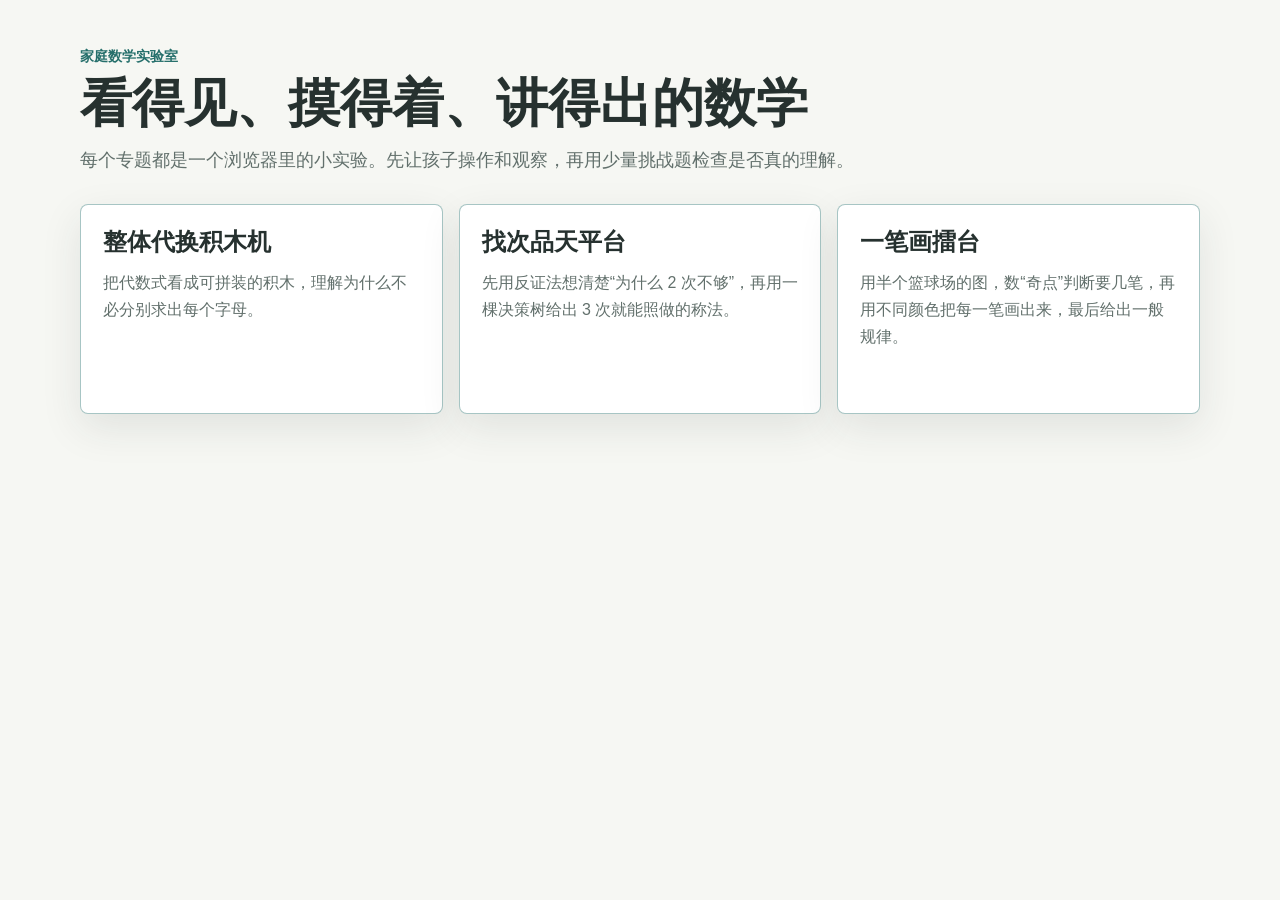
<file: index.html>
<!doctype html>
<html lang="zh-CN">
  <head>
    <meta charset="utf-8">
    <meta name="viewport" content="width=device-width, initial-scale=1">
    <title>Math Lab Kids</title>
    <link rel="stylesheet" href="assets/styles/base.css">
  </head>
  <body>
    <main class="shell">
      <section class="intro">
        <p class="eyebrow">家庭数学实验室</p>
        <h1>看得见、摸得着、讲得出的数学</h1>
        <p class="intro-text">
          每个专题都是一个浏览器里的小实验。先让孩子操作和观察，再用少量挑战题检查是否真的理解。
        </p>
      </section>

      <section class="topic-grid" aria-label="专题列表">
        <a class="topic-card is-ready" href="topics/01_algebra-substitution/">
          <h2>整体代换积木机</h2>
          <p>把代数式看成可拼装的积木，理解为什么不必分别求出每个字母。</p>
        </a>

        <a class="topic-card is-ready" href="topics/02_find-defective/">
          <h2>找次品天平台</h2>
          <p>先用反证法想清楚“为什么 2 次不够”，再用一棵决策树给出 3 次就能照做的称法。</p>
        </a>

        <a class="topic-card is-ready" href="topics/03_one-stroke/">
          <h2>一笔画擂台</h2>
          <p>用半个篮球场的图，数“奇点”判断要几笔，再用不同颜色把每一笔画出来，最后给出一般规律。</p>
        </a>
      </section>
    </main>
  </body>
</html>
</file>
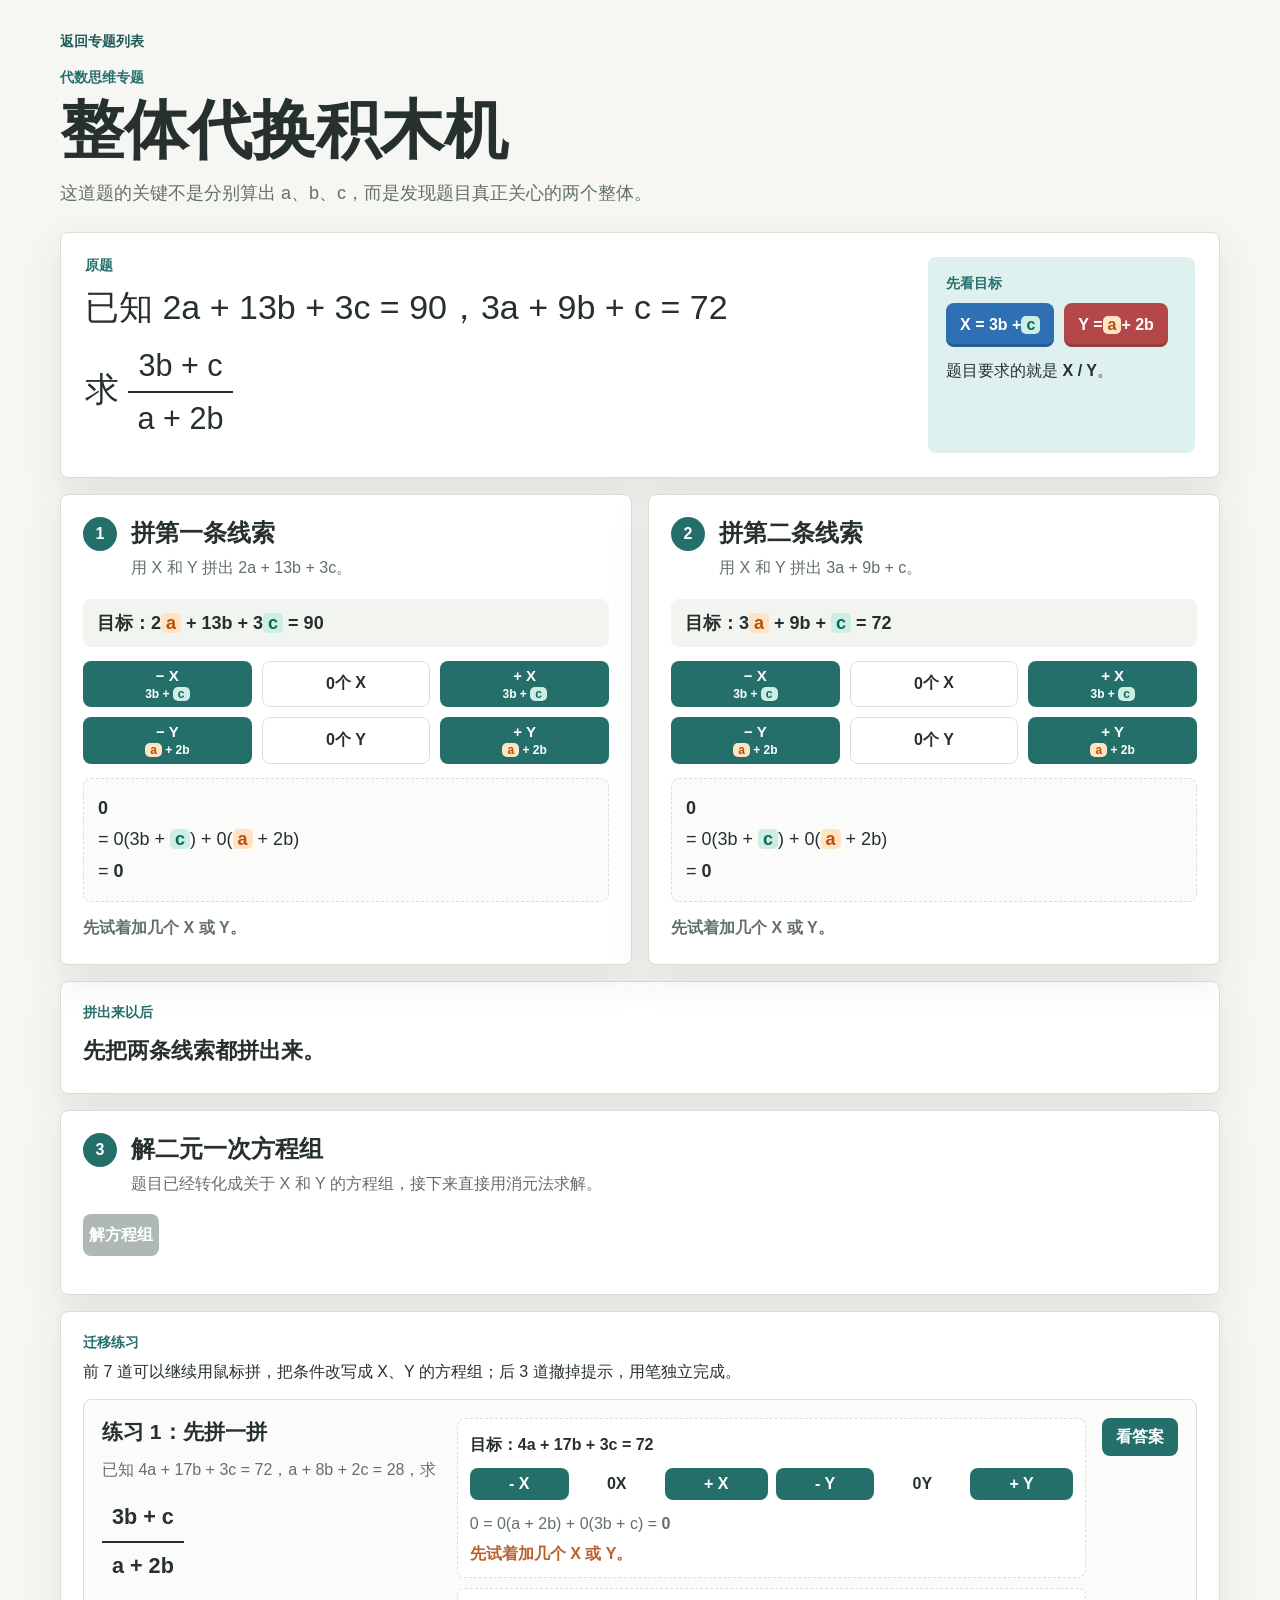
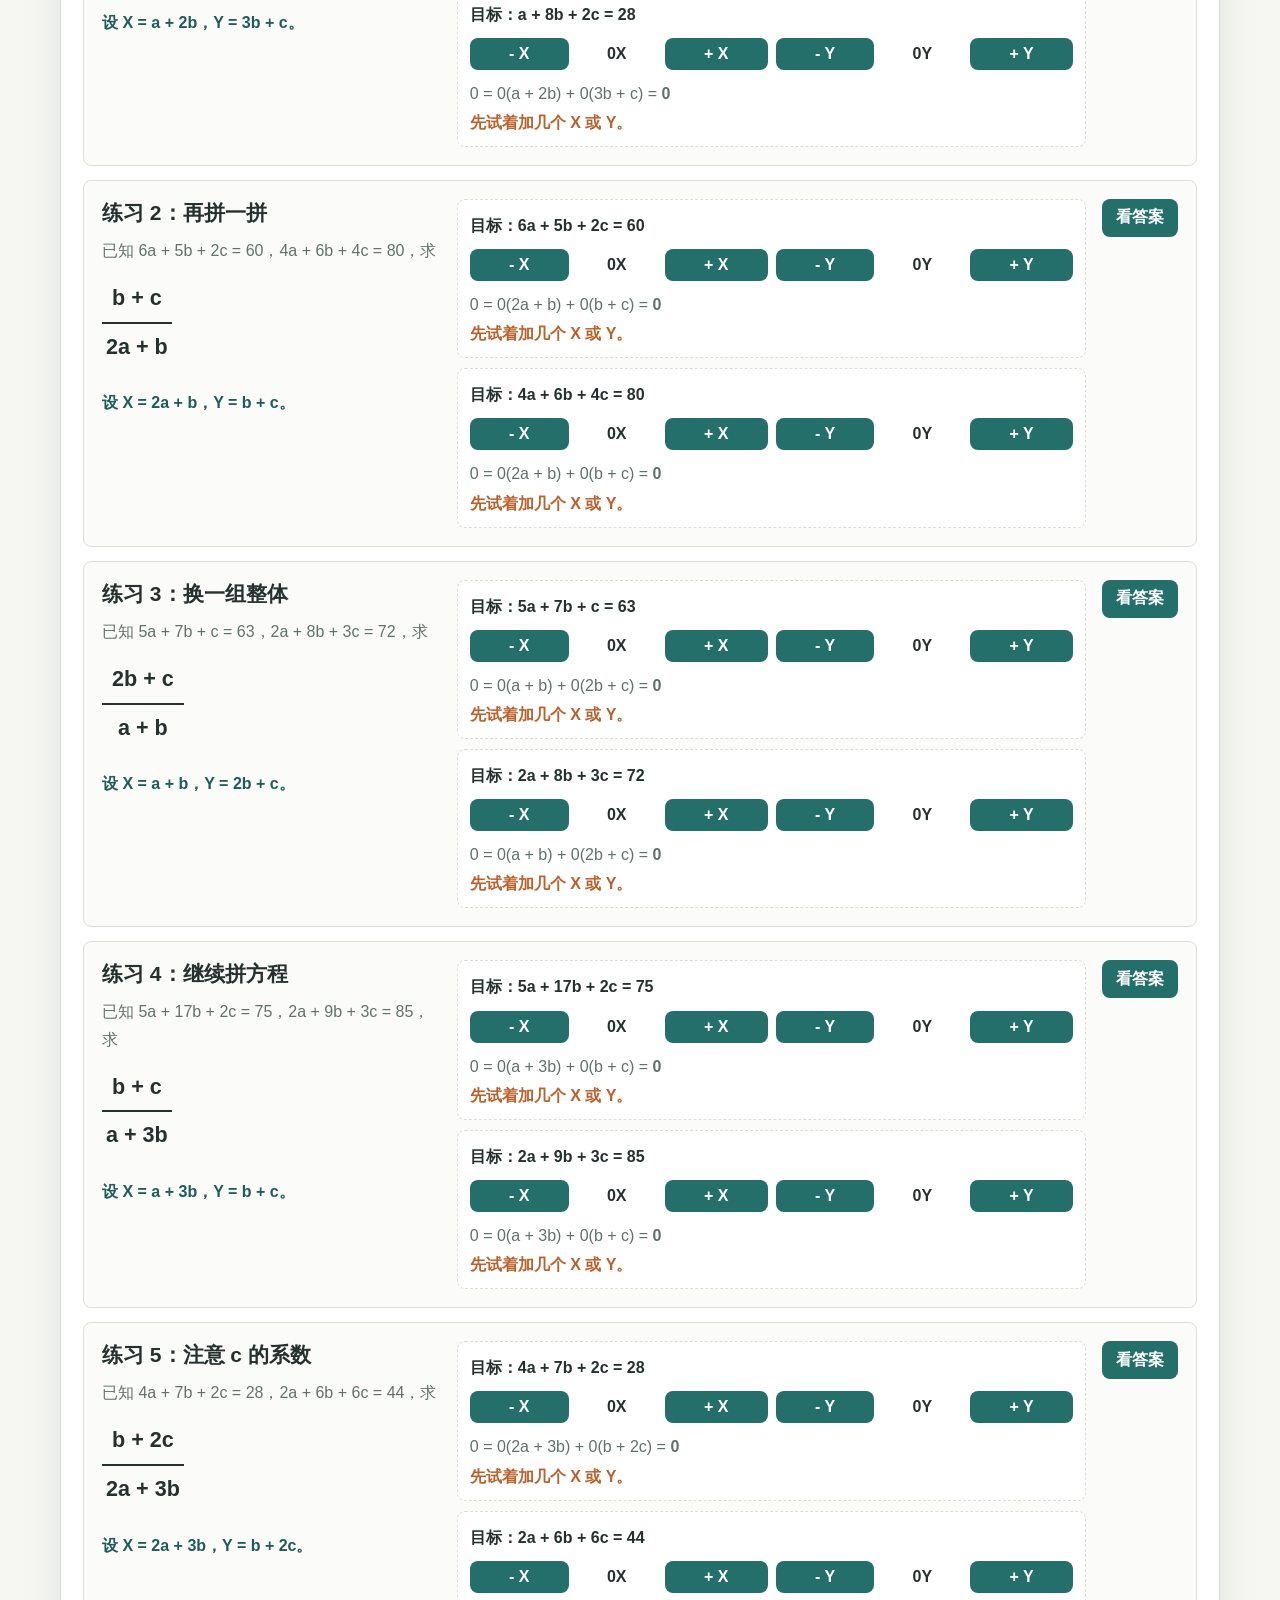
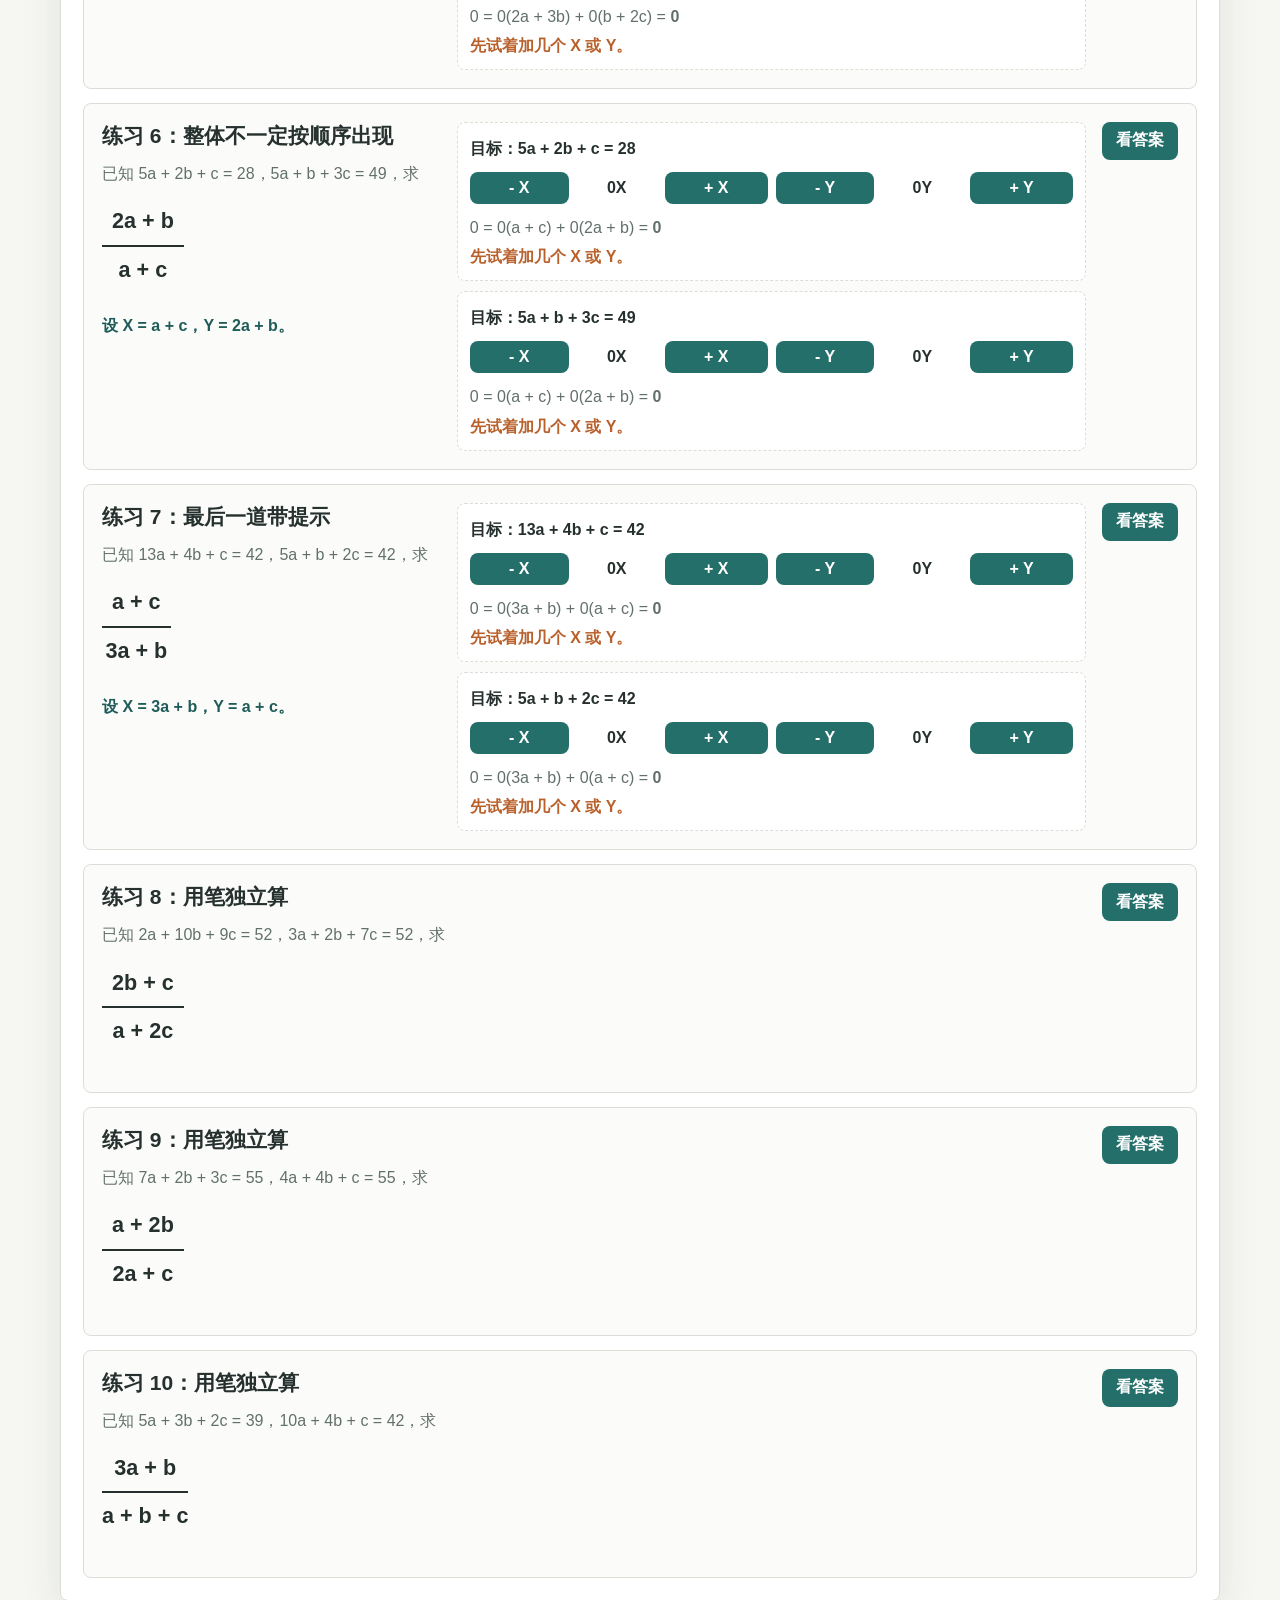
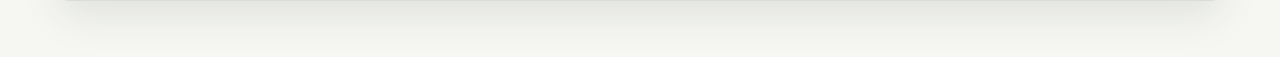
<file: topics/01_algebra-substitution/index.html>
<!doctype html>
<html lang="zh-CN">
  <head>
    <meta charset="utf-8">
    <meta name="viewport" content="width=device-width, initial-scale=1">
    <title>整体代换积木机</title>
    <link rel="stylesheet" href="../../assets/styles/base.css">
    <link rel="stylesheet" href="style.css">
  </head>
  <body>
    <main class="lab-shell">
      <header class="lab-header">
        <a class="back-link" href="../../index.html">返回专题列表</a>
        <p class="eyebrow">代数思维专题</p>
        <h1>整体代换积木机</h1>
        <p class="intro-text">
          这道题的关键不是分别算出 a、b、c，而是发现题目真正关心的两个整体。
        </p>
      </header>

      <section class="problem-panel" aria-label="原题">
        <div>
          <p class="section-label">原题</p>
          <p class="formula">已知 2a + 13b + 3c = 90，3a + 9b + c = 72</p>
          <p class="formula">求 <span class="fraction"><span>3b + c</span><span>a + 2b</span></span></p>
        </div>
        <div class="idea-box">
          <p class="section-label">先看目标</p>
          <div class="block-row">
            <span class="math-block blue">X = 3b + <span class="var var-c">c</span></span>
            <span class="math-block red">Y = <span class="var var-a">a</span> + 2b</span>
          </div>
          <p>题目要求的就是 <strong>X / Y</strong>。</p>
        </div>
      </section>

      <section class="workspace">
        <article class="step-card">
          <div class="step-head">
            <span class="step-number">1</span>
            <div>
              <h2>拼第一条线索</h2>
              <p>用 X 和 Y 拼出 2a + 13b + 3c。</p>
            </div>
          </div>
          <div class="target-line">目标：2<span class="var var-a">a</span> + 13b + 3<span class="var var-c">c</span> = 90</div>
          <div class="builder" data-builder="first">
            <div class="controls">
              <button type="button" data-action="minus-x"><span class="btn-op">− X</span><span class="btn-def">3b + <span class="var var-c">c</span></span></button>
              <span class="count-pill"><span data-count="x">0</span> 个 X</span>
              <button type="button" data-action="plus-x"><span class="btn-op">+ X</span><span class="btn-def">3b + <span class="var var-c">c</span></span></button>
              <button type="button" data-action="minus-y"><span class="btn-op">− Y</span><span class="btn-def"><span class="var var-a">a</span> + 2b</span></button>
              <span class="count-pill"><span data-count="y">0</span> 个 Y</span>
              <button type="button" data-action="plus-y"><span class="btn-op">+ Y</span><span class="btn-def"><span class="var var-a">a</span> + 2b</span></button>
            </div>
            <div class="expanded" data-expanded></div>
            <div class="match-status" data-status></div>
          </div>
        </article>

        <article class="step-card">
          <div class="step-head">
            <span class="step-number">2</span>
            <div>
              <h2>拼第二条线索</h2>
              <p>用 X 和 Y 拼出 3a + 9b + c。</p>
            </div>
          </div>
          <div class="target-line">目标：3<span class="var var-a">a</span> + 9b + <span class="var var-c">c</span> = 72</div>
          <div class="builder" data-builder="second">
            <div class="controls">
              <button type="button" data-action="minus-x"><span class="btn-op">− X</span><span class="btn-def">3b + <span class="var var-c">c</span></span></button>
              <span class="count-pill"><span data-count="x">0</span> 个 X</span>
              <button type="button" data-action="plus-x"><span class="btn-op">+ X</span><span class="btn-def">3b + <span class="var var-c">c</span></span></button>
              <button type="button" data-action="minus-y"><span class="btn-op">− Y</span><span class="btn-def"><span class="var var-a">a</span> + 2b</span></button>
              <span class="count-pill"><span data-count="y">0</span> 个 Y</span>
              <button type="button" data-action="plus-y"><span class="btn-op">+ Y</span><span class="btn-def"><span class="var var-a">a</span> + 2b</span></button>
            </div>
            <div class="expanded" data-expanded></div>
            <div class="match-status" data-status></div>
          </div>
        </article>
      </section>

      <section class="reduced-panel" aria-live="polite">
        <p class="section-label">拼出来以后</p>
        <div id="reducedEquations" class="reduced-equations">
          先把两条线索都拼出来。
        </div>
      </section>

      <section class="solver-panel">
        <div class="step-head">
          <span class="step-number">3</span>
          <div>
            <h2>解二元一次方程组</h2>
            <p>题目已经转化成关于 X 和 Y 的方程组，接下来直接用消元法求解。</p>
          </div>
        </div>

        <button id="solveButton" class="primary-action" type="button" disabled>解方程组</button>
        <div id="solutionSteps" class="solution-steps"></div>
      </section>

      <section class="practice-panel">
        <p class="section-label">迁移练习</p>
        <p class="practice-intro">
          前 7 道可以继续用鼠标拼，把条件改写成 X、Y 的方程组；后 3 道撤掉提示，用笔独立完成。
        </p>
        <div class="practice-list" id="practiceList"></div>
      </section>
    </main>

    <script src="main.js"></script>
  </body>
</html>
</file>
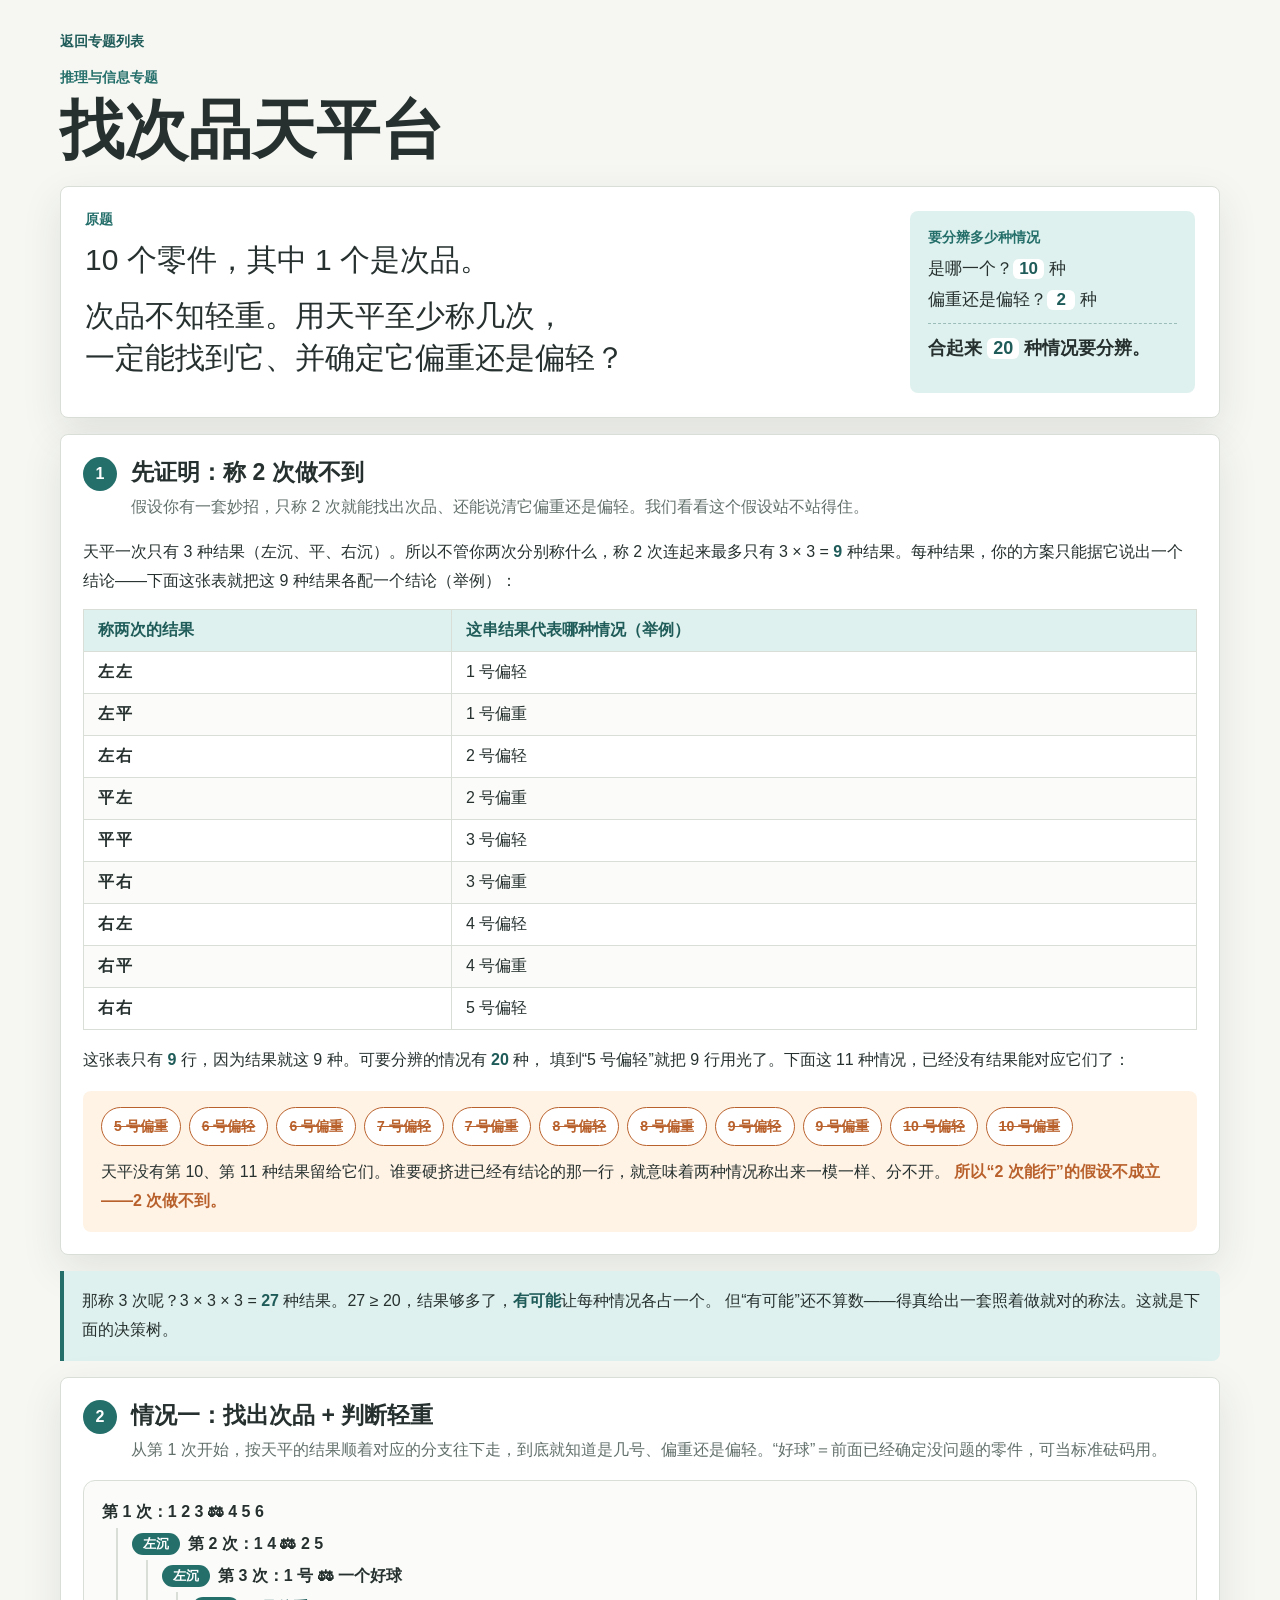
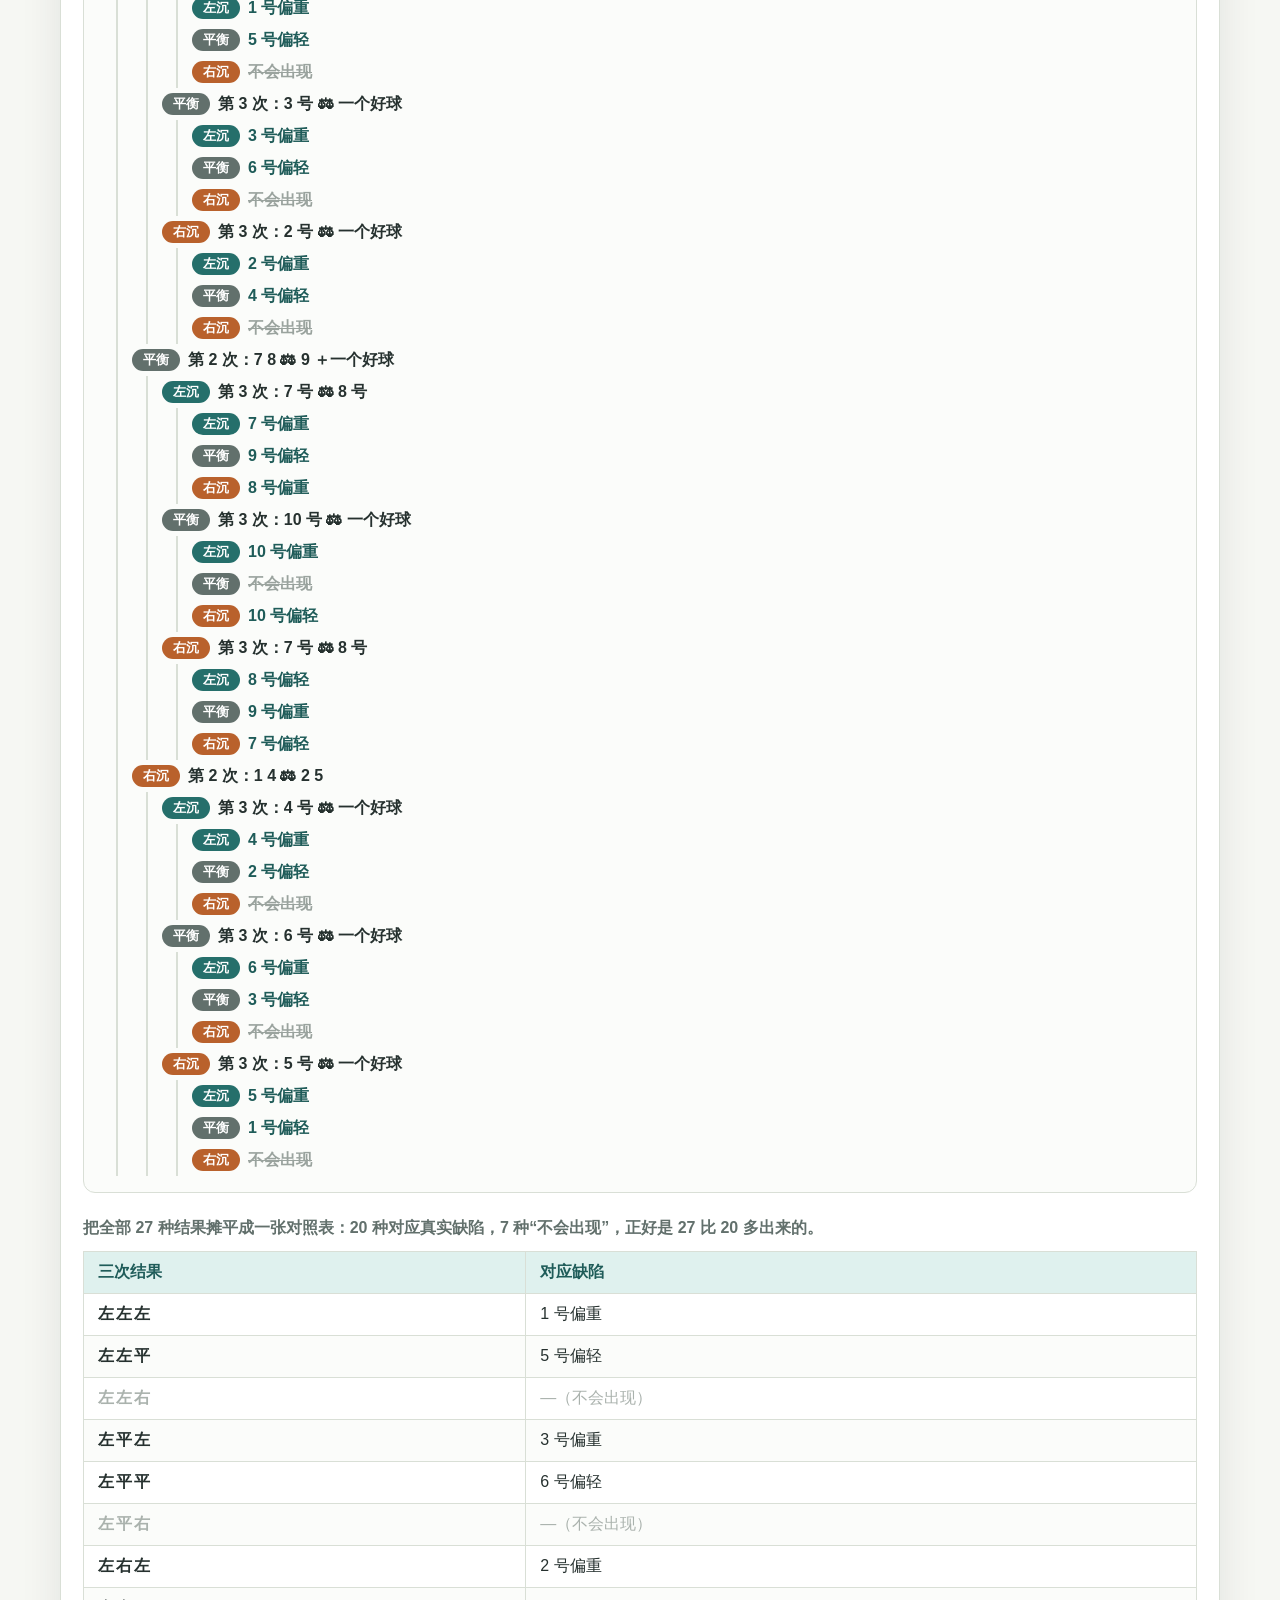
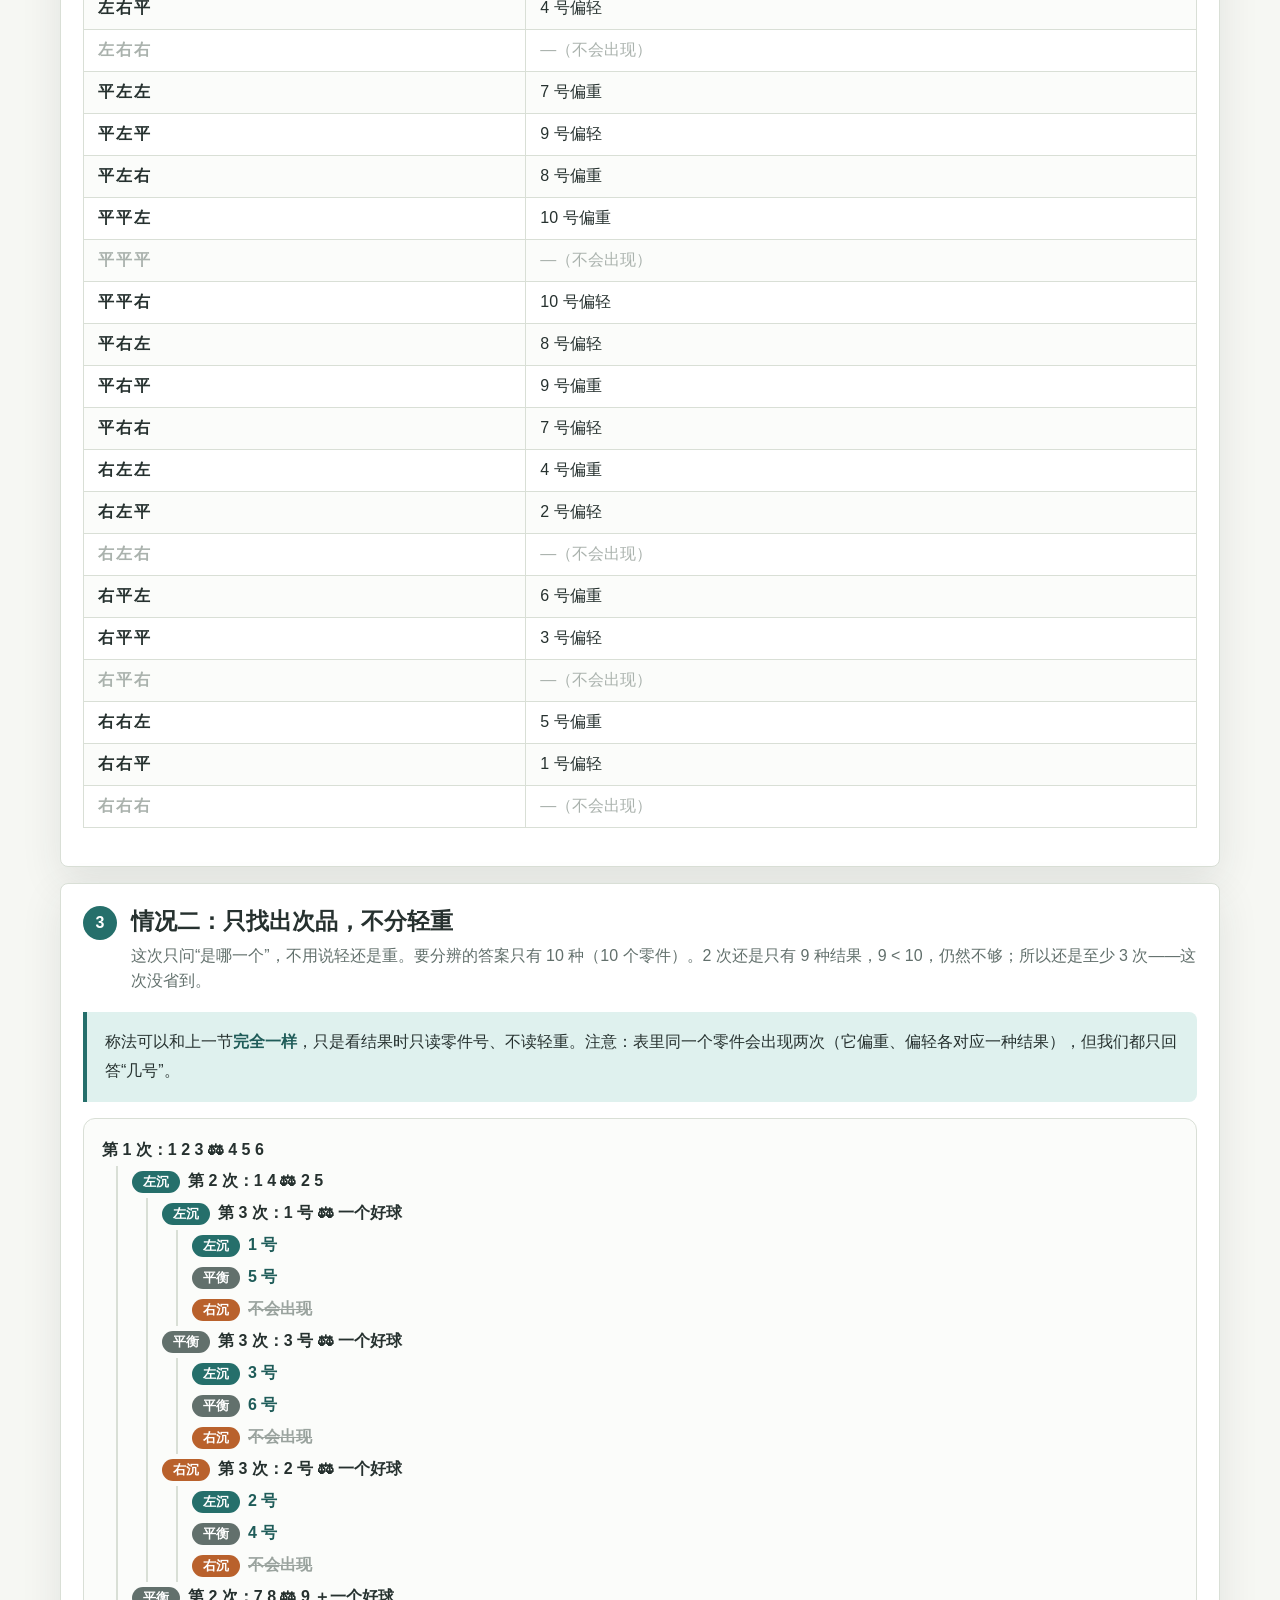
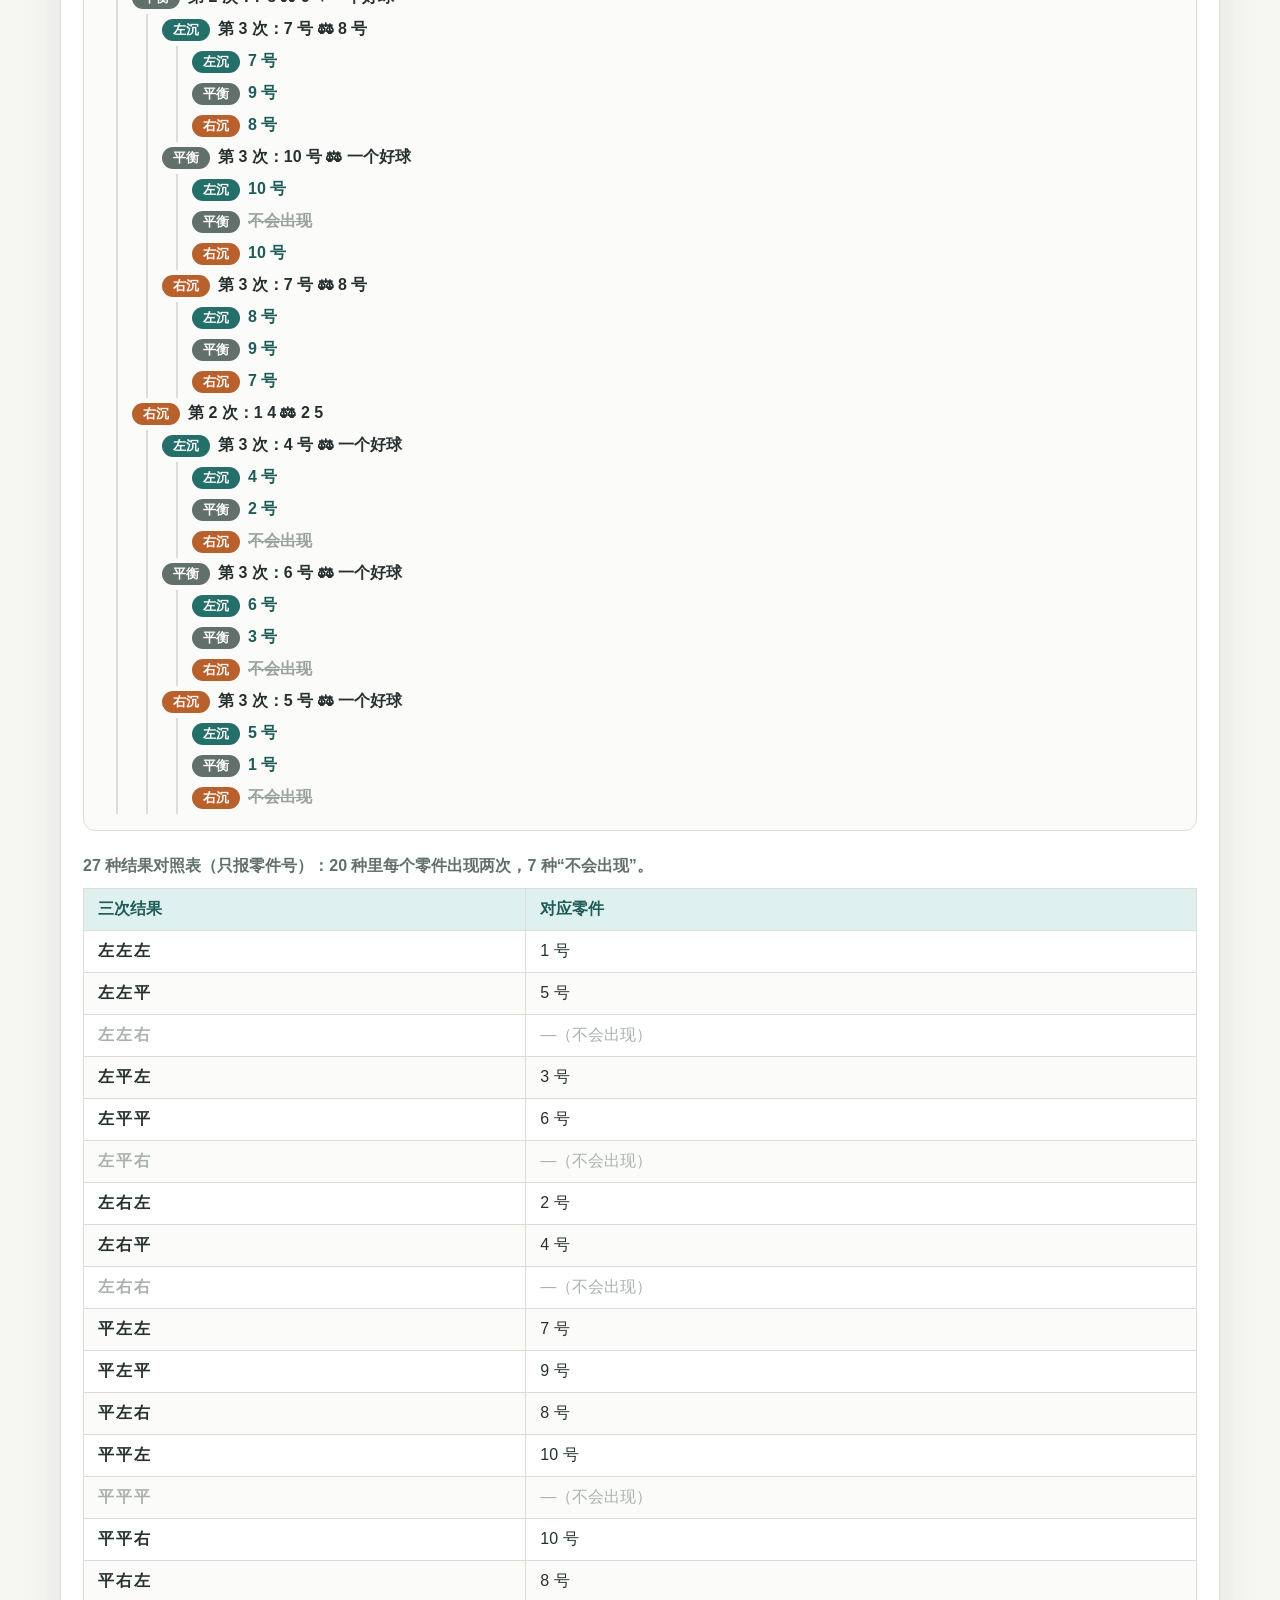
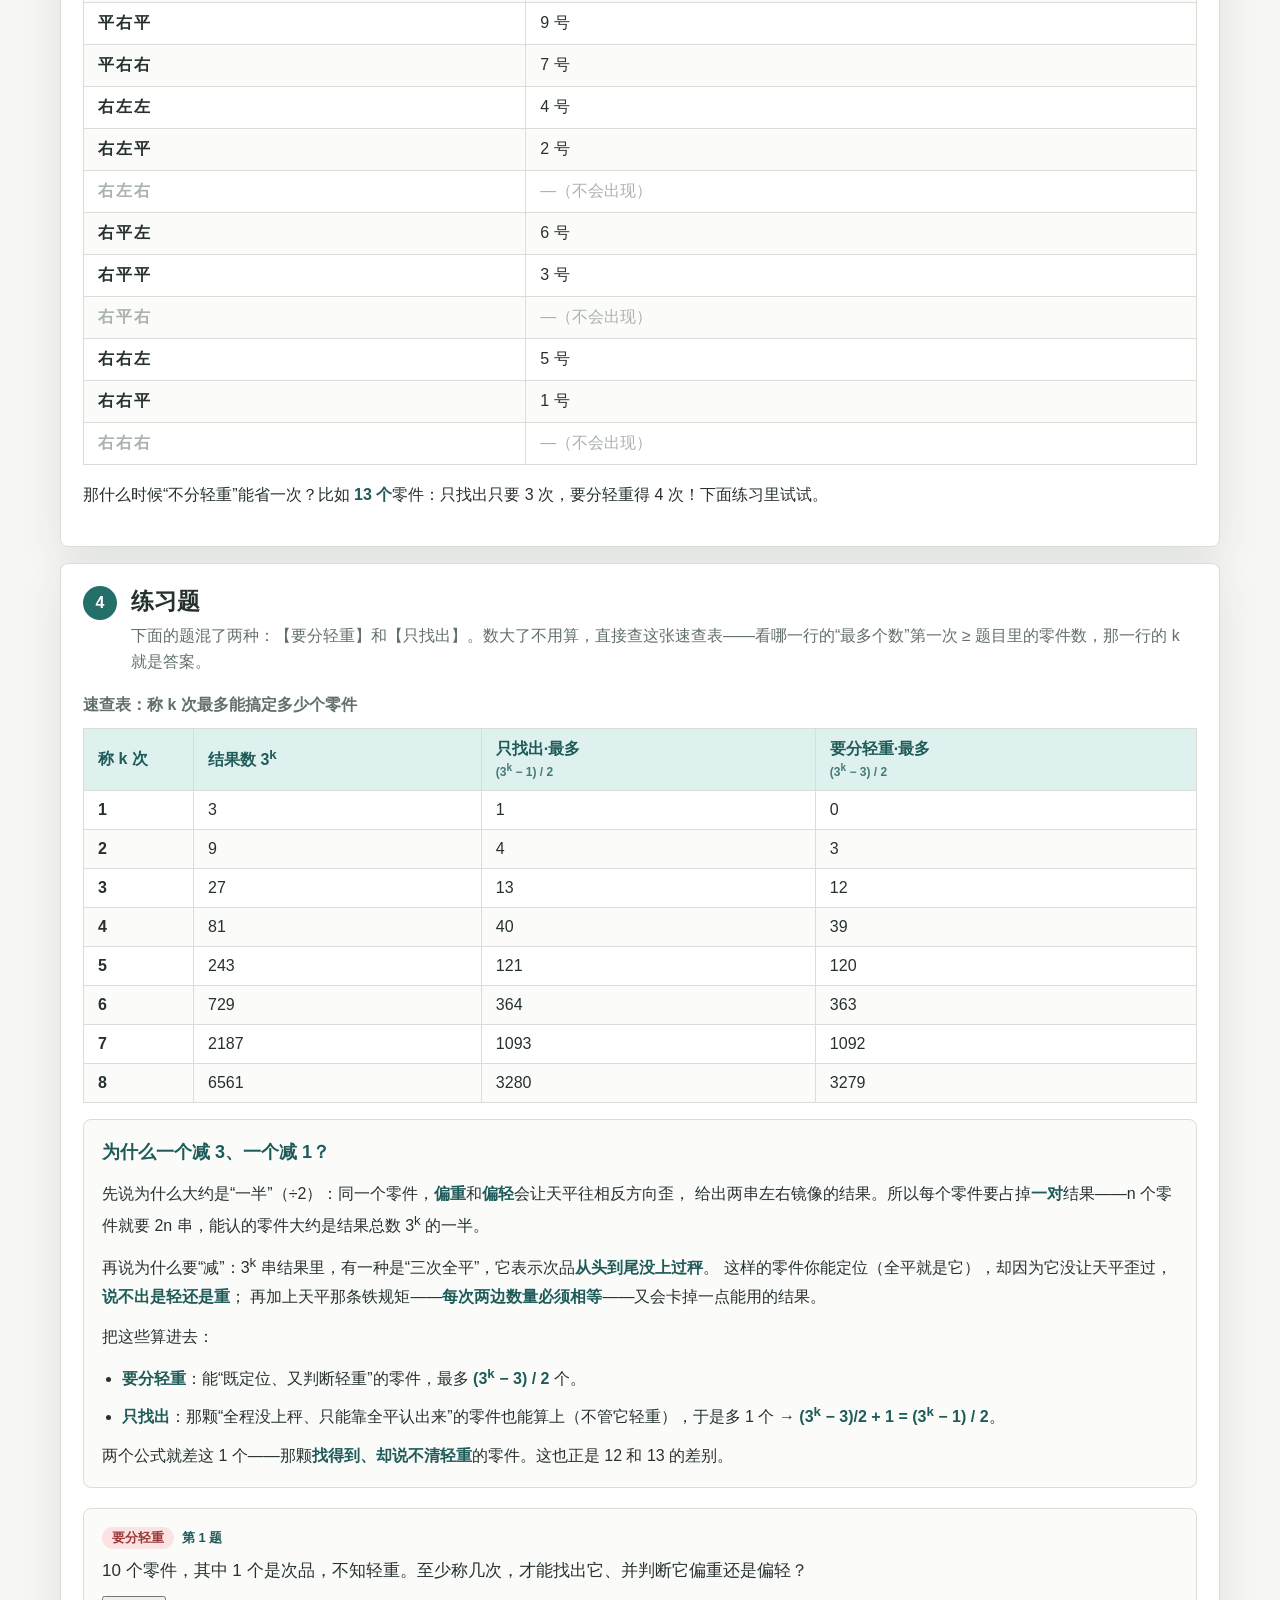
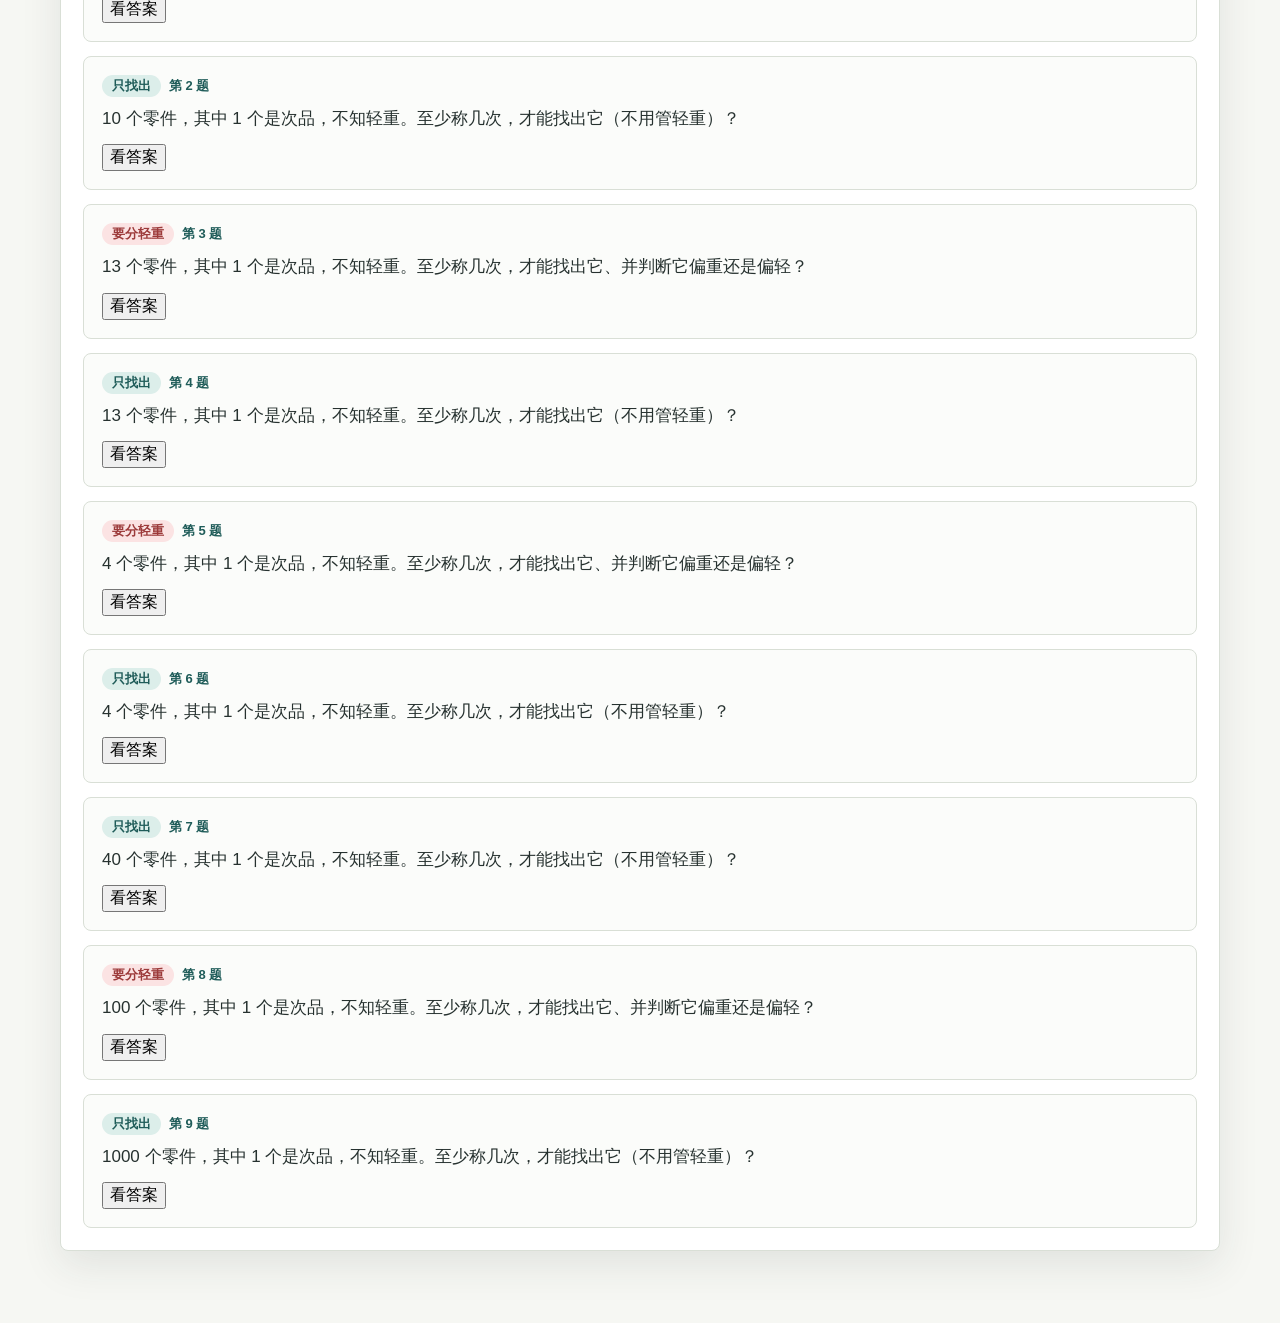
<file: topics/02_find-defective/index.html>
<!doctype html>
<html lang="zh-CN">
  <head>
    <meta charset="utf-8">
    <meta name="viewport" content="width=device-width, initial-scale=1">
    <title>找次品天平台</title>
    <link rel="stylesheet" href="../../assets/styles/base.css">
    <link rel="stylesheet" href="style.css">
  </head>
  <body>
    <main class="lab-shell">
      <header class="lab-header">
        <a class="back-link" href="../../index.html">返回专题列表</a>
        <p class="eyebrow">推理与信息专题</p>
        <h1>找次品天平台</h1>
      </header>

      <section class="problem-panel" aria-label="原题">
        <div>
          <p class="section-label">原题</p>
          <p class="formula">10 个零件，其中 1 个是次品。</p>
          <p class="formula">
            次品不知轻重。用天平至少称几次，<br>
            一定能找到它、并确定它偏重还是偏轻？
          </p>
        </div>
        <div class="idea-box">
          <p class="section-label">要分辨多少种情况</p>
          <p class="mystery-line">是哪一个？<strong>10</strong> 种</p>
          <p class="mystery-line">偏重还是偏轻？<strong>2</strong> 种</p>
          <p class="mystery-total">合起来 <strong>20</strong> 种情况要分辨。</p>
        </div>
      </section>

      <!-- 第一段：反证法 -->
      <section class="proof-panel">
        <div class="step-head">
          <span class="step-number">1</span>
          <div>
            <h2>先证明：称 2 次做不到</h2>
            <p>假设你有一套妙招，只称 2 次就能找出次品、还能说清它偏重还是偏轻。我们看看这个假设站不站得住。</p>
          </div>
        </div>

        <p class="proof-lead">
          天平一次只有 3 种结果（左沉、平、右沉）。所以不管你两次分别称什么，称 2 次连起来最多只有 3 × 3 =
          <strong>9</strong> 种结果。每种结果，你的方案只能据它说出一个结论——下面这张表就把这 9 种结果各配一个结论（举例）：
        </p>

        <table class="combo-table">
          <thead>
            <tr><th>称两次的结果</th><th>这串结果代表哪种情况（举例）</th></tr>
          </thead>
          <tbody>
            <tr><td class="combo-cell">左左</td><td>1 号偏轻</td></tr>
            <tr><td class="combo-cell">左平</td><td>1 号偏重</td></tr>
            <tr><td class="combo-cell">左右</td><td>2 号偏轻</td></tr>
            <tr><td class="combo-cell">平左</td><td>2 号偏重</td></tr>
            <tr><td class="combo-cell">平平</td><td>3 号偏轻</td></tr>
            <tr><td class="combo-cell">平右</td><td>3 号偏重</td></tr>
            <tr><td class="combo-cell">右左</td><td>4 号偏轻</td></tr>
            <tr><td class="combo-cell">右平</td><td>4 号偏重</td></tr>
            <tr><td class="combo-cell">右右</td><td>5 号偏轻</td></tr>
          </tbody>
        </table>

        <p class="proof-mid">
          这张表只有 <strong>9</strong> 行，因为结果就这 9 种。可要分辨的情况有 <strong>20</strong> 种，
          填到“5 号偏轻”就把 9 行用光了。下面这 11 种情况，已经没有结果能对应它们了：
        </p>

        <div class="overflow-area">
          <div class="overflow-chips">
            <span class="overflow-chip">5 号偏重</span>
            <span class="overflow-chip">6 号偏轻</span>
            <span class="overflow-chip">6 号偏重</span>
            <span class="overflow-chip">7 号偏轻</span>
            <span class="overflow-chip">7 号偏重</span>
            <span class="overflow-chip">8 号偏轻</span>
            <span class="overflow-chip">8 号偏重</span>
            <span class="overflow-chip">9 号偏轻</span>
            <span class="overflow-chip">9 号偏重</span>
            <span class="overflow-chip">10 号偏轻</span>
            <span class="overflow-chip">10 号偏重</span>
          </div>
          <p class="proof-conclusion">
            天平没有第 10、第 11 种结果留给它们。谁要硬挤进已经有结论的那一行，就意味着两种情况称出来一模一样、分不开。
            <strong>所以“2 次能行”的假设不成立——2 次做不到。</strong>
          </p>
        </div>
      </section>

      <p class="bridge-note">
        那称 3 次呢？3 × 3 × 3 = <strong>27</strong> 种结果。27 ≥ 20，结果够多了，<strong>有可能</strong>让每种情况各占一个。
        但“有可能”还不算数——得真给出一套照着做就对的称法。这就是下面的决策树。
      </p>

      <!-- 第二段：完整决策树 + 对照表 -->
      <!-- 第二部分：完整决策树（找出 + 判断轻重） -->
      <section class="tree-panel">
        <div class="step-head">
          <span class="step-number">2</span>
          <div>
            <h2>情况一：找出次品 + 判断轻重</h2>
            <p>从第 1 次开始，按天平的结果顺着对应的分支往下走，到底就知道是几号、偏重还是偏轻。“好球”＝前面已经确定没问题的零件，可当标准砝码用。</p>
          </div>
        </div>

        <div id="decisionTree" class="tree" aria-label="决策树"></div>

        <p class="table-caption">
          把全部 27 种结果摊平成一张对照表：20 种对应真实缺陷，7 种“不会出现”，正好是 27 比 20 多出来的。
        </p>
        <table class="combo-table combo-table-27" id="comboTable27">
          <thead>
            <tr><th>三次结果</th><th>对应缺陷</th></tr>
          </thead>
          <tbody></tbody>
        </table>
      </section>

      <!-- 第三部分：只找次品，不分轻重 -->
      <section class="tree-panel">
        <div class="step-head">
          <span class="step-number">3</span>
          <div>
            <h2>情况二：只找出次品，不分轻重</h2>
            <p>这次只问“是哪一个”，不用说轻还是重。要分辨的答案只有 10 种（10 个零件）。2 次还是只有 9 种结果，9 &lt; 10，仍然不够；所以还是至少 3 次——这次没省到。</p>
          </div>
        </div>

        <p class="bridge-note">
          称法可以和上一节<strong>完全一样</strong>，只是看结果时只读零件号、不读轻重。注意：表里同一个零件会出现两次（它偏重、偏轻各对应一种结果），但我们都只回答“几号”。
        </p>

        <div id="decisionTreeFind" class="tree" aria-label="只找次品的决策树"></div>

        <p class="table-caption">27 种结果对照表（只报零件号）：20 种里每个零件出现两次，7 种“不会出现”。</p>
        <table class="combo-table combo-table-27" id="comboTableFind">
          <thead>
            <tr><th>三次结果</th><th>对应零件</th></tr>
          </thead>
          <tbody></tbody>
        </table>

        <p class="proof-mid">
          那什么时候“不分轻重”能省一次？比如 <strong>13 个</strong>零件：只找出只要 3 次，要分轻重得 4 次！下面练习里试试。
        </p>
      </section>

      <!-- 第四部分：练习题 -->
      <section class="practice-panel">
        <div class="step-head">
          <span class="step-number">4</span>
          <div>
            <h2>练习题</h2>
            <p>下面的题混了两种：【要分轻重】和【只找出】。数大了不用算，直接查这张速查表——看哪一行的“最多个数”第一次 ≥ 题目里的零件数，那一行的 k 就是答案。</p>
          </div>
        </div>

        <p class="table-caption">速查表：称 k 次最多能搞定多少个零件</p>
        <table class="combo-table ref-table" id="refTable">
          <thead>
            <tr>
              <th>称 k 次</th>
              <th>结果数 3<sup>k</sup></th>
              <th>只找出·最多<br><span class="th-formula">(3<sup>k</sup> − 1) / 2</span></th>
              <th>要分轻重·最多<br><span class="th-formula">(3<sup>k</sup> − 3) / 2</span></th>
            </tr>
          </thead>
          <tbody></tbody>
        </table>

        <div class="formula-note">
          <h3>为什么一个减 3、一个减 1？</h3>
          <p>
            先说为什么大约是“一半”（÷2）：同一个零件，<strong>偏重</strong>和<strong>偏轻</strong>会让天平往相反方向歪，
            给出两串左右镜像的结果。所以每个零件要占掉<strong>一对</strong>结果——n 个零件就要 2n 串，能认的零件大约是结果总数 3<sup>k</sup> 的一半。
          </p>
          <p>
            再说为什么要“减”：3<sup>k</sup> 串结果里，有一种是“三次全平”，它表示次品<strong>从头到尾没上过秤</strong>。
            这样的零件你能定位（全平就是它），却因为它没让天平歪过，<strong>说不出是轻还是重</strong>；
            再加上天平那条铁规矩——<strong>每次两边数量必须相等</strong>——又会卡掉一点能用的结果。
          </p>
          <p>把这些算进去：</p>
          <ul>
            <li><strong>要分轻重</strong>：能“既定位、又判断轻重”的零件，最多 <strong>(3<sup>k</sup> − 3) / 2</strong> 个。</li>
            <li><strong>只找出</strong>：那颗“全程没上秤、只能靠全平认出来”的零件也能算上（不管它轻重），于是多 1 个 → <strong>(3<sup>k</sup> − 3)/2 + 1 = (3<sup>k</sup> − 1) / 2</strong>。</li>
          </ul>
          <p>两个公式就差这 1 个——那颗<strong>找得到、却说不清轻重</strong>的零件。这也正是 12 和 13 的差别。</p>
        </div>

        <div class="practice-list" id="practiceList"></div>
      </section>
    </main>
    <script src="main.js"></script>
  </body>
</html>
</file>
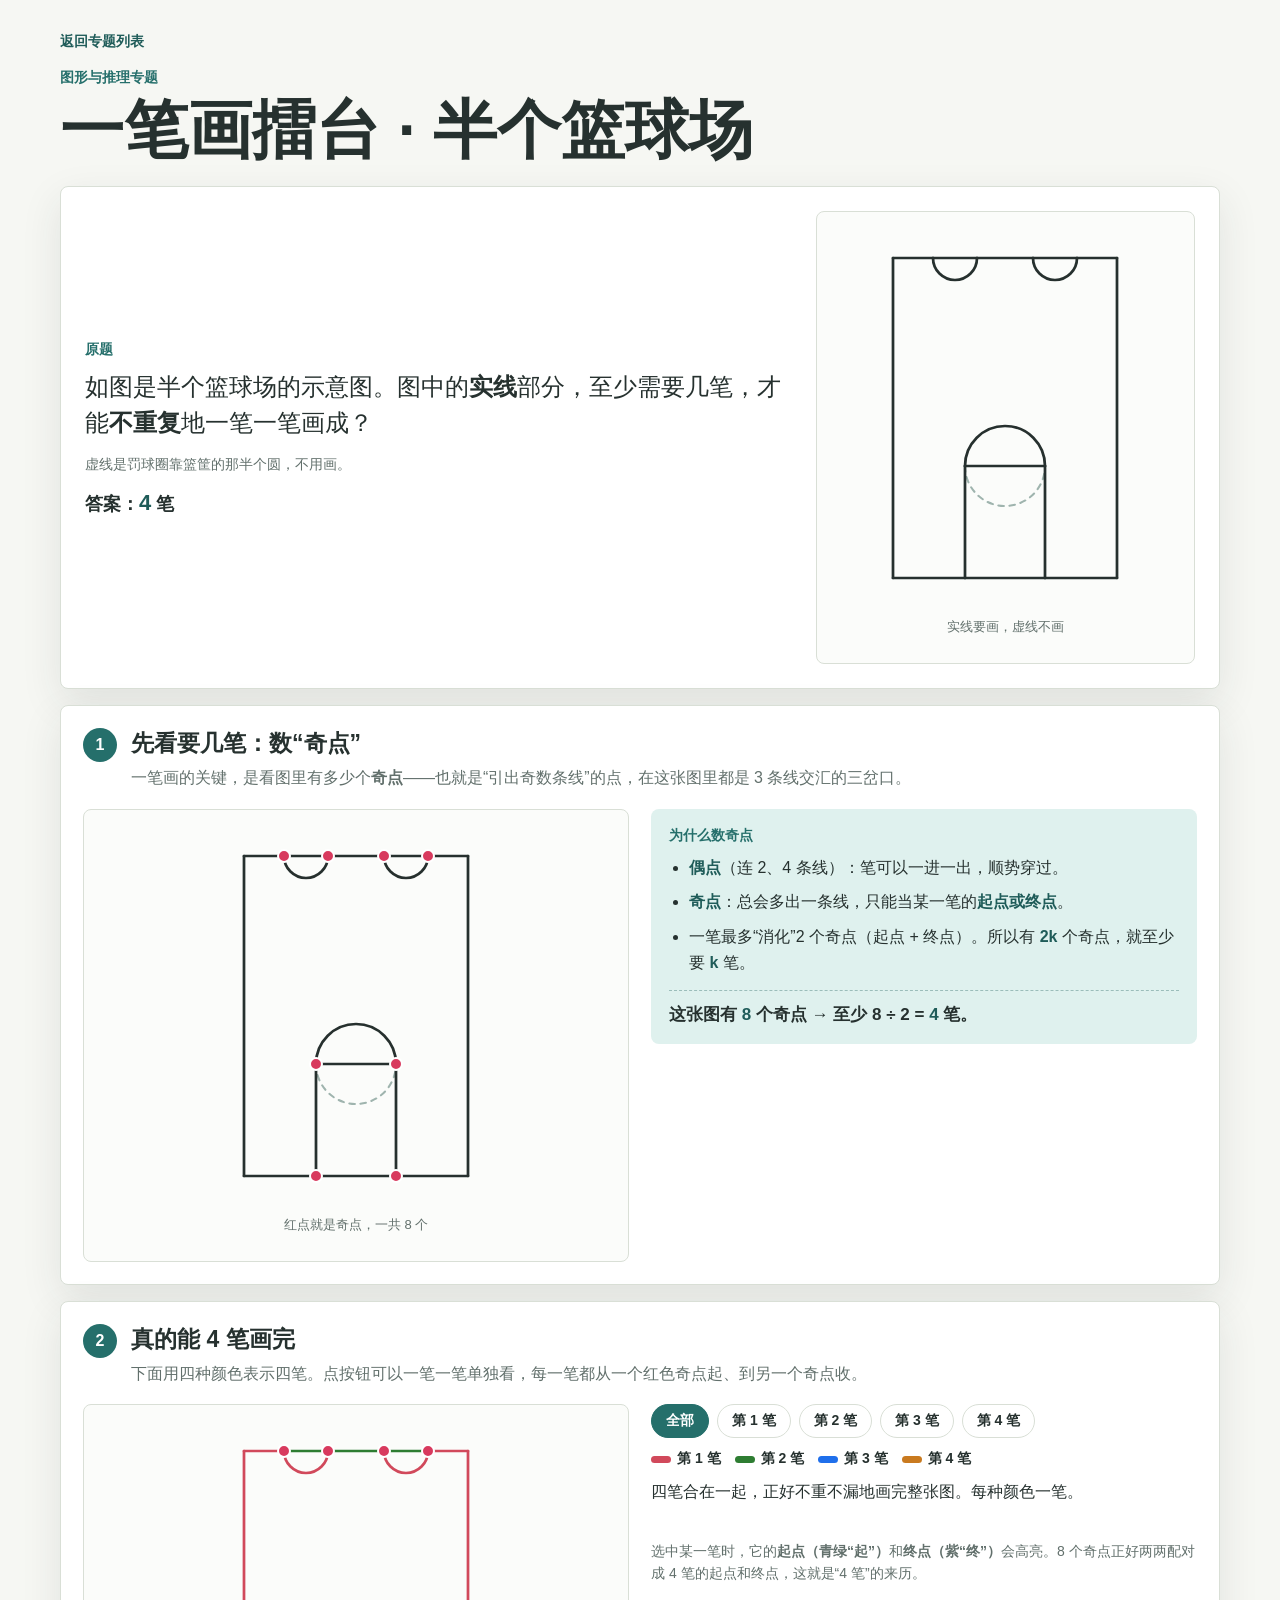
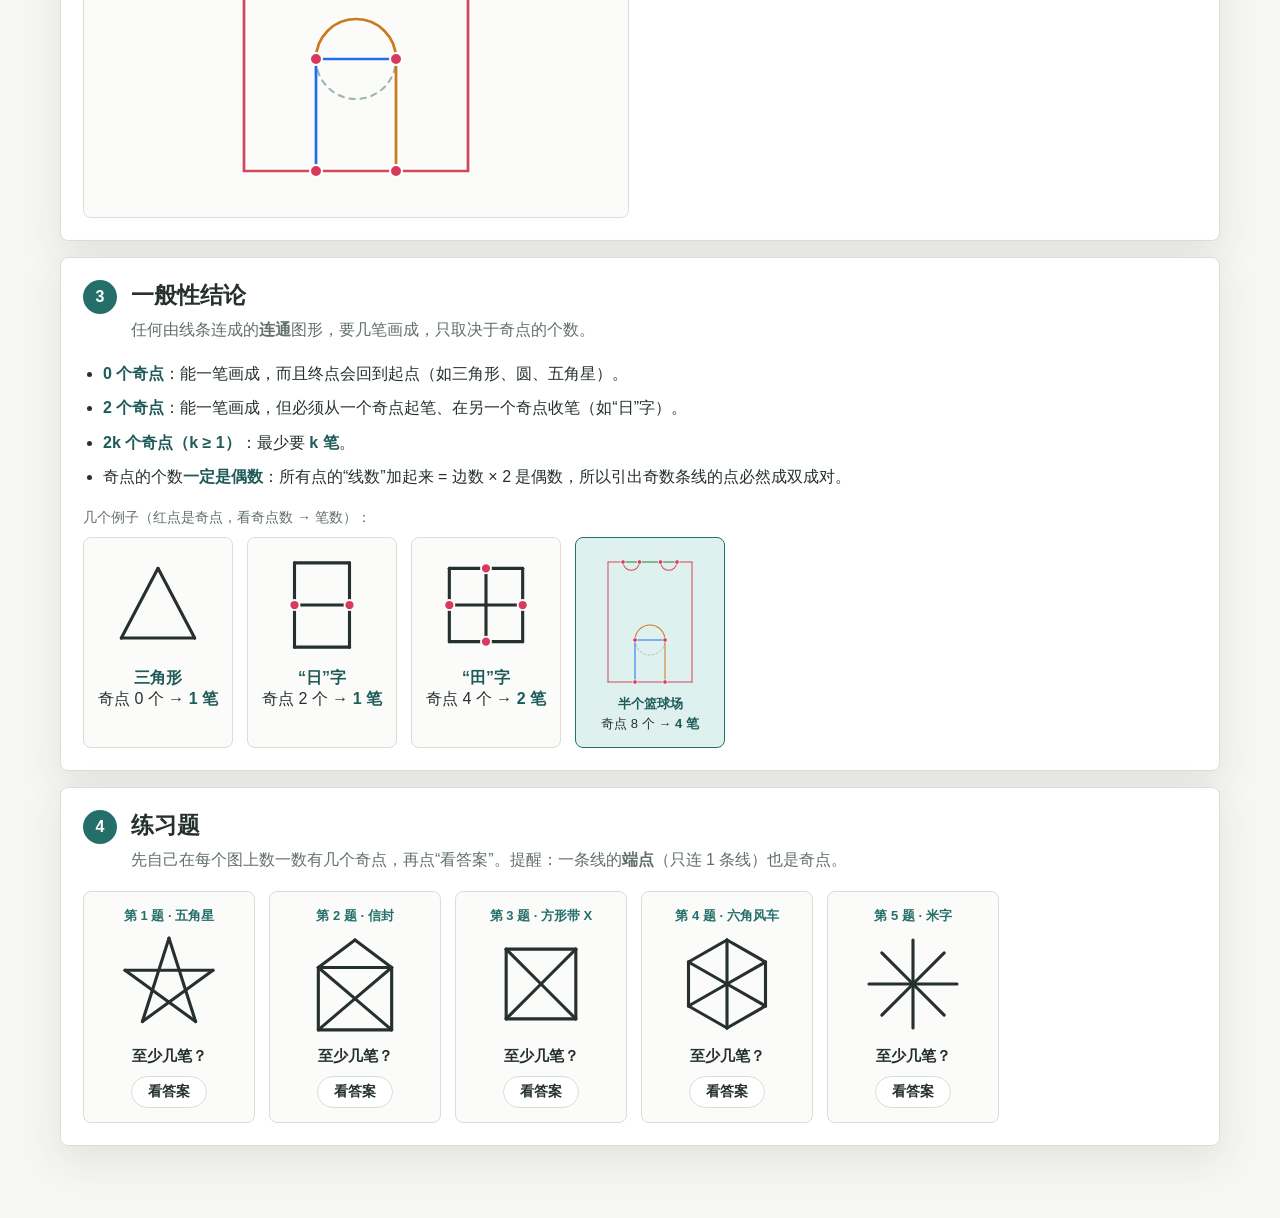
<file: topics/03_one-stroke/index.html>
<!doctype html>
<html lang="zh-CN">
  <head>
    <meta charset="utf-8">
    <meta name="viewport" content="width=device-width, initial-scale=1">
    <title>一笔画擂台 · 半个篮球场</title>
    <link rel="stylesheet" href="../../assets/styles/base.css">
    <link rel="stylesheet" href="style.css">
  </head>
  <body>
    <main class="lab-shell">
      <header class="lab-header">
        <a class="back-link" href="../../index.html">返回专题列表</a>
        <p class="eyebrow">图形与推理专题</p>
        <h1>一笔画擂台 · 半个篮球场</h1>
      </header>

      <section class="problem-panel" aria-label="原题">
        <div>
          <p class="section-label">原题</p>
          <p class="formula">如图是半个篮球场的示意图。图中的<strong>实线</strong>部分，至少需要几笔，才能<strong>不重复</strong>地一笔一笔画成？</p>
          <p class="hint">虚线是罚球圈靠篮筐的那半个圆，不用画。</p>
          <p class="answer-blank">答案：<strong>4</strong> 笔</p>
        </div>
        <div class="figure-box">
          <div id="svgProblem"></div>
          <p class="figure-cap">实线要画，虚线不画</p>
        </div>
      </section>

      <!-- 第 1 段：判断要几笔 -->
      <section class="step-panel">
        <div class="step-head">
          <span class="step-number">1</span>
          <div>
            <h2>先看要几笔：数“奇点”</h2>
            <p>一笔画的关键，是看图里有多少个<strong>奇点</strong>——也就是“引出奇数条线”的点，在这张图里都是 3 条线交汇的三岔口。</p>
          </div>
        </div>
        <div class="two-col">
          <div class="figure-box">
            <div id="svgOdd"></div>
            <p class="figure-cap">红点就是奇点，一共 8 个</p>
          </div>
          <div class="idea-box">
            <p class="section-label">为什么数奇点</p>
            <ul class="rule-list">
              <li><strong>偶点</strong>（连 2、4 条线）：笔可以一进一出，顺势穿过。</li>
              <li><strong>奇点</strong>：总会多出一条线，只能当某一笔的<strong>起点或终点</strong>。</li>
              <li>一笔最多“消化”2 个奇点（起点 + 终点）。所以有 <strong>2k</strong> 个奇点，就至少要 <strong>k</strong> 笔。</li>
            </ul>
            <p class="conclusion-line">这张图有 <strong>8</strong> 个奇点 → 至少 8 ÷ 2 = <strong>4</strong> 笔。</p>
          </div>
        </div>
      </section>

      <!-- 第 2 段：4 笔怎么画 -->
      <section class="step-panel">
        <div class="step-head">
          <span class="step-number">2</span>
          <div>
            <h2>真的能 4 笔画完</h2>
            <p>下面用四种颜色表示四笔。点按钮可以一笔一笔单独看，每一笔都从一个红色奇点起、到另一个奇点收。</p>
          </div>
        </div>
        <div class="two-col">
          <div class="figure-box">
            <div id="svgStrokes"></div>
          </div>
          <div class="stroke-side">
            <div class="stroke-controls" id="strokeControls">
              <button type="button" class="stroke-btn active" data-stroke="0">全部</button>
              <button type="button" class="stroke-btn" data-stroke="1">第 1 笔</button>
              <button type="button" class="stroke-btn" data-stroke="2">第 2 笔</button>
              <button type="button" class="stroke-btn" data-stroke="3">第 3 笔</button>
              <button type="button" class="stroke-btn" data-stroke="4">第 4 笔</button>
            </div>
            <div class="stroke-legend" id="strokeLegend"></div>
            <p class="stroke-desc" id="strokeDesc"></p>
            <p class="hint">选中某一笔时，它的<strong>起点（青绿“起”）</strong>和<strong>终点（紫“终”）</strong>会高亮。8 个奇点正好两两配对成 4 笔的起点和终点，这就是“4 笔”的来历。</p>
          </div>
        </div>
      </section>

      <!-- 第 3 段：一般性结论 -->
      <section class="step-panel">
        <div class="step-head">
          <span class="step-number">3</span>
          <div>
            <h2>一般性结论</h2>
            <p>任何由线条连成的<strong>连通</strong>图形，要几笔画成，只取决于奇点的个数。</p>
          </div>
        </div>
        <ul class="rule-list big">
          <li><strong>0 个奇点</strong>：能一笔画成，而且终点会回到起点（如三角形、圆、五角星）。</li>
          <li><strong>2 个奇点</strong>：能一笔画成，但必须从一个奇点起笔、在另一个奇点收笔（如“日”字）。</li>
          <li><strong>2k 个奇点（k ≥ 1）</strong>：最少要 <strong>k 笔</strong>。</li>
          <li>奇点的个数<strong>一定是偶数</strong>：所有点的“线数”加起来 = 边数 × 2 是偶数，所以引出奇数条线的点必然成双成对。</li>
        </ul>
        <p class="table-caption">几个例子（红点是奇点，看奇点数 → 笔数）：</p>
        <div class="examples" id="examples"></div>
      </section>

      <!-- 第 4 段：练习题 -->
      <section class="step-panel">
        <div class="step-head">
          <span class="step-number">4</span>
          <div>
            <h2>练习题</h2>
            <p>先自己在每个图上数一数有几个奇点，再点“看答案”。提醒：一条线的<strong>端点</strong>（只连 1 条线）也是奇点。</p>
          </div>
        </div>
        <div class="practice-grid" id="practiceList"></div>
      </section>
    </main>
    <script src="main.js"></script>
  </body>
</html>
</file>
<file: assets/styles/base.css>
:root {
  color-scheme: light;
  --bg: #f6f7f3;
  --panel: #ffffff;
  --ink: #26312f;
  --muted: #62706c;
  --line: #d9dfd6;
  --accent: #256f6b;
  --accent-strong: #1f5c59;
  --accent-soft: #dff1ee;
  --warn: #b9612c;
  --shadow: 0 14px 40px rgba(37, 49, 47, 0.1);
  font-family: "Microsoft YaHei", "PingFang SC", "Segoe UI", sans-serif;
}

* {
  box-sizing: border-box;
}

body {
  margin: 0;
  min-height: 100vh;
  background: var(--bg);
  color: var(--ink);
}

a {
  color: inherit;
  text-decoration: none;
}

button,
input {
  font: inherit;
}

.shell {
  width: min(1120px, calc(100vw - 32px));
  margin: 0 auto;
  padding: 48px 0;
}

.intro {
  max-width: 780px;
  margin-bottom: 28px;
}

.eyebrow {
  margin: 0 0 10px;
  color: var(--accent);
  font-size: 14px;
  font-weight: 700;
}

h1,
h2,
p {
  margin-top: 0;
}

h1 {
  margin-bottom: 14px;
  font-size: clamp(34px, 6vw, 64px);
  line-height: 1.05;
  letter-spacing: 0;
}

/* 首页主标题保持一行 */
.intro h1 {
  white-space: nowrap;
  font-size: clamp(20px, 5vw, 52px);
}

.intro-text {
  color: var(--muted);
  font-size: 18px;
  line-height: 1.75;
}

.topic-grid {
  display: grid;
  grid-template-columns: repeat(3, minmax(0, 1fr));
  gap: 16px;
}

.topic-card {
  min-height: 210px;
  padding: 22px;
  border: 1px solid var(--line);
  border-radius: 8px;
  background: var(--panel);
  box-shadow: var(--shadow);
}

.topic-card.is-ready {
  border-color: rgba(37, 111, 107, 0.4);
}

.topic-card h2 {
  margin-bottom: 12px;
  font-size: 24px;
  line-height: 1.25;
}

.topic-card p {
  color: var(--muted);
  line-height: 1.7;
}

.topic-status {
  display: inline-block;
  margin-bottom: 16px;
  color: var(--accent-strong);
  font-size: 13px;
  font-weight: 700;
}

@media (max-width: 820px) {
  .shell {
    width: min(100% - 24px, 680px);
    padding: 28px 0;
  }

  .topic-grid {
    grid-template-columns: 1fr;
  }
}
</file>
<file: topics/01_algebra-substitution/style.css>
.lab-shell {
  width: min(1160px, calc(100vw - 32px));
  margin: 0 auto;
  padding: 32px 0 56px;
}

.lab-header {
  max-width: 880px;
  margin-bottom: 22px;
}

.back-link {
  display: inline-flex;
  margin-bottom: 18px;
  color: var(--accent-strong);
  font-size: 14px;
  font-weight: 700;
}

.problem-panel,
.reduced-panel,
.solver-panel,
.practice-panel,
.step-card {
  border: 1px solid var(--line);
  border-radius: 8px;
  background: var(--panel);
  box-shadow: var(--shadow);
}

.problem-panel {
  display: grid;
  grid-template-columns: minmax(0, 1.7fr) minmax(240px, 0.55fr);
  gap: 18px;
  padding: 24px;
  margin-bottom: 16px;
}

.section-label {
  margin-bottom: 10px;
  color: var(--accent);
  font-size: 14px;
  font-weight: 800;
}

.formula {
  margin-bottom: 14px;
  font-size: clamp(22px, 4vw, 34px);
  line-height: 1.35;
}

.fraction {
  display: inline-grid;
  vertical-align: middle;
  text-align: center;
  font-size: 0.9em;
}

.fraction span:first-child {
  padding: 0 10px 5px;
  border-bottom: 2px solid currentColor;
}

.fraction span:last-child {
  padding-top: 5px;
}

.idea-box {
  padding: 18px;
  border-radius: 8px;
  background: var(--accent-soft);
}

.block-row {
  display: flex;
  flex-wrap: wrap;
  gap: 10px;
  margin-bottom: 14px;
}

.math-block {
  display: inline-flex;
  min-height: 44px;
  align-items: center;
  justify-content: center;
  padding: 10px 14px;
  border-radius: 8px;
  color: #fff;
  font-weight: 800;
  box-shadow: inset 0 -3px 0 rgba(0, 0, 0, 0.16);
}

.math-block.blue {
  background: #2f6fb3;
}

.math-block.red {
  background: #b44747;
}

/* a、c 两个“整体标记”用颜色凸显：c 呼应蓝盒子 X，a 呼应红盒子 Y */
.var {
  padding: 0 5px;
  border-radius: 5px;
  font-weight: 900;
}

.var-a {
  background: #ffe3c2;
  color: #b3520c;
}

.var-c {
  background: #cdeee4;
  color: #0c6b58;
}

.workspace {
  display: grid;
  grid-template-columns: repeat(2, minmax(0, 1fr));
  gap: 16px;
  margin-bottom: 16px;
}

.step-card,
.reduced-panel,
.solver-panel,
.practice-panel {
  padding: 22px;
}

.step-head {
  display: flex;
  gap: 14px;
  align-items: flex-start;
  margin-bottom: 18px;
}

.step-head h2 {
  margin-bottom: 6px;
  font-size: 24px;
}

.step-head p {
  margin-bottom: 0;
  color: var(--muted);
  line-height: 1.6;
}

.step-number {
  display: inline-flex;
  width: 34px;
  height: 34px;
  flex: 0 0 34px;
  align-items: center;
  justify-content: center;
  border-radius: 50%;
  background: var(--accent);
  color: #fff;
  font-weight: 800;
}

.target-line {
  margin-bottom: 14px;
  padding: 12px 14px;
  border-radius: 8px;
  background: #f2f4ef;
  font-size: 18px;
  font-weight: 800;
}

.controls {
  display: grid;
  grid-template-columns: repeat(3, minmax(0, 1fr));
  gap: 10px;
  margin-bottom: 14px;
}

.controls button,
.primary-action {
  min-height: 42px;
  border: 0;
  border-radius: 8px;
  background: var(--accent);
  color: #fff;
  cursor: pointer;
  font-weight: 800;
}

.controls button:hover,
.primary-action:hover {
  background: var(--accent-strong);
}

.controls button {
  display: flex;
  flex-direction: column;
  align-items: center;
  justify-content: center;
  gap: 2px;
  padding: 6px 4px;
  line-height: 1.2;
}

.btn-op {
  font-size: 15px;
}

.btn-def {
  font-size: 12px;
  font-weight: 700;
}

.controls button:disabled,
.primary-action:disabled {
  cursor: not-allowed;
  background: #aeb8b5;
}

.count-pill {
  display: inline-flex;
  min-height: 42px;
  align-items: center;
  justify-content: center;
  border: 1px solid var(--line);
  border-radius: 8px;
  background: #fff;
  font-weight: 800;
}

.expanded,
.match-status,
.reduced-equations,
.solution-steps {
  line-height: 1.75;
}

.expanded {
  min-height: 80px;
  padding: 14px;
  border: 1px dashed var(--line);
  border-radius: 8px;
  background: #fbfcfa;
  font-size: 18px;
}

.match-status {
  margin-top: 12px;
  color: var(--muted);
  font-weight: 700;
}

.match-status.success {
  color: var(--accent-strong);
}

.match-status.warning {
  color: var(--warn);
}

.reduced-panel,
.solver-panel {
  margin-bottom: 16px;
}

.reduced-equations {
  display: grid;
  gap: 8px;
  font-size: 22px;
  font-weight: 800;
}

.solution-steps {
  margin-top: 16px;
  display: grid;
  gap: 10px;
  font-size: 20px;
}

.solution-line {
  padding: 12px 14px;
  border-radius: 8px;
  background: #f2f4ef;
}

.answer-line {
  padding: 14px;
  border-radius: 8px;
  background: var(--accent-soft);
  color: var(--accent-strong);
  font-size: 24px;
  font-weight: 900;
}

.practice-list {
  display: grid;
  gap: 14px;
}

.practice-card {
  display: grid;
  grid-template-columns: minmax(220px, 0.7fr) minmax(0, 1.3fr) auto;
  gap: 16px;
  align-items: start;
  padding: 18px;
  border: 1px solid var(--line);
  border-radius: 8px;
  background: #fbfcfa;
}

.practice-card:not(.practice-card-guided) {
  grid-template-columns: minmax(0, 1fr) auto;
}

.practice-card h2 {
  margin-bottom: 10px;
  font-size: 21px;
}

.practice-card p {
  color: var(--muted);
  line-height: 1.7;
}

.practice-target {
  color: var(--ink) !important;
  font-size: 24px;
  font-weight: 800;
}

.practice-hint {
  color: var(--accent-strong) !important;
  font-weight: 800;
}

.practice-card button {
  min-height: 38px;
  margin-bottom: 12px;
  padding: 0 14px;
  border: 0;
  border-radius: 8px;
  background: var(--accent);
  color: #fff;
  cursor: pointer;
  font-weight: 800;
}

.practice-card button:hover {
  background: var(--accent-strong);
}

.practice-answer {
  padding: 12px;
  border-radius: 8px;
  background: var(--accent-soft);
  color: var(--accent-strong);
  font-weight: 700;
  line-height: 1.75;
}

.practice-answer {
  grid-column: 1 / -1;
}

.practice-builders {
  display: grid;
  gap: 10px;
}

.mini-builder {
  padding: 12px;
  border: 1px dashed var(--line);
  border-radius: 8px;
  background: #fff;
}

.mini-target {
  margin-bottom: 10px;
  color: var(--ink) !important;
  font-weight: 800;
}

.mini-controls {
  display: grid;
  grid-template-columns: repeat(6, minmax(0, auto));
  gap: 8px;
  align-items: center;
  margin-bottom: 10px;
}

.mini-controls button {
  min-height: 32px;
  margin: 0;
  padding: 0 9px;
}

.mini-controls span {
  font-weight: 800;
  text-align: center;
}

.mini-expanded {
  color: var(--muted);
  line-height: 1.7;
}

.mini-status {
  margin-top: 6px;
  color: var(--warn);
  font-weight: 800;
}

.mini-status.success {
  color: var(--accent-strong);
}

@media (max-width: 860px) {
  .problem-panel,
  .workspace,
  .practice-card,
  .practice-card:not(.practice-card-guided) {
    grid-template-columns: 1fr;
  }

  .controls {
    grid-template-columns: repeat(2, minmax(0, 1fr));
  }

  .mini-controls {
    grid-template-columns: repeat(3, minmax(0, 1fr));
  }
}
</file>
<file: topics/02_find-defective/style.css>
/* ---- 布局基元：与专题 01 一致，使本专题独立成页 ---- */
.lab-shell {
  width: min(1160px, calc(100vw - 32px));
  margin: 0 auto;
  padding: 32px 0 56px;
}

.lab-header {
  max-width: 880px;
  margin-bottom: 22px;
}

.back-link {
  display: inline-flex;
  margin-bottom: 18px;
  color: var(--accent-strong);
  font-size: 14px;
  font-weight: 700;
}

.problem-panel,
.proof-panel,
.tree-panel {
  border: 1px solid var(--line);
  border-radius: 8px;
  background: var(--panel);
  box-shadow: var(--shadow);
}

.problem-panel {
  display: grid;
  grid-template-columns: minmax(0, 1.7fr) minmax(240px, 0.6fr);
  gap: 18px;
  padding: 24px;
  margin-bottom: 16px;
}

.proof-panel,
.tree-panel {
  padding: 22px;
  margin-bottom: 16px;
}

.section-label {
  margin-bottom: 10px;
  color: var(--accent);
  font-size: 14px;
  font-weight: 800;
}

.formula {
  margin-bottom: 14px;
  font-size: clamp(20px, 3.4vw, 30px);
  line-height: 1.4;
}

.idea-box {
  padding: 18px;
  border-radius: 8px;
  background: var(--accent-soft);
}

.mystery-line {
  margin-bottom: 8px;
  font-size: 17px;
}

.mystery-line strong,
.mystery-total strong {
  display: inline-block;
  min-width: 28px;
  padding: 0 6px;
  border-radius: 6px;
  background: #fff;
  color: var(--accent-strong);
  text-align: center;
}

.mystery-total {
  margin: 12px 0 0;
  padding-top: 12px;
  border-top: 1px dashed rgba(31, 92, 89, 0.35);
  font-size: 18px;
  font-weight: 800;
}

.step-head {
  display: flex;
  gap: 14px;
  align-items: flex-start;
  margin-bottom: 18px;
}

.step-head h2 {
  margin-bottom: 6px;
  font-size: 23px;
}

.step-head p {
  margin-bottom: 0;
  color: var(--muted);
  line-height: 1.6;
}

.step-number {
  display: inline-flex;
  width: 34px;
  height: 34px;
  flex: 0 0 34px;
  align-items: center;
  justify-content: center;
  border-radius: 50%;
  background: var(--accent);
  color: #fff;
  font-weight: 800;
}

/* ---- 第一段：反证法 ---- */
.proof-lead,
.proof-mid {
  line-height: 1.8;
  margin-bottom: 14px;
}

.proof-lead strong,
.proof-mid strong {
  color: var(--accent-strong);
}

.combo-table {
  width: 100%;
  border-collapse: collapse;
  margin-bottom: 16px;
  font-size: 16px;
}

.combo-table th,
.combo-table td {
  padding: 10px 14px;
  border: 1px solid var(--line);
  text-align: left;
}

.combo-table thead th {
  background: var(--accent-soft);
  color: var(--accent-strong);
  font-weight: 800;
}

.combo-table tbody tr:nth-child(even) {
  background: #fbfcfa;
}

.combo-cell {
  font-weight: 800;
  letter-spacing: 2px;
  white-space: nowrap;
}

.combo-table-27 tbody tr.impossible {
  color: #aab2ad;
}

.overflow-area {
  margin-top: 16px;
  padding: 16px 18px;
  border-radius: 8px;
  background: #fff3e6;
  line-height: 1.8;
}

.overflow-chips {
  display: flex;
  flex-wrap: wrap;
  gap: 8px;
  margin-bottom: 12px;
}

.overflow-chip {
  display: inline-flex;
  padding: 6px 12px;
  border-radius: 999px;
  background: #fff;
  border: 1px solid var(--warn);
  color: var(--warn);
  font-weight: 800;
  font-size: 14px;
  text-decoration: line-through;
  animation: dropIn 0.45s ease both;
}

.overflow-chip:nth-child(2) { animation-delay: 0.04s; }
.overflow-chip:nth-child(3) { animation-delay: 0.08s; }
.overflow-chip:nth-child(4) { animation-delay: 0.12s; }
.overflow-chip:nth-child(5) { animation-delay: 0.16s; }
.overflow-chip:nth-child(6) { animation-delay: 0.20s; }
.overflow-chip:nth-child(7) { animation-delay: 0.24s; }
.overflow-chip:nth-child(8) { animation-delay: 0.28s; }
.overflow-chip:nth-child(9) { animation-delay: 0.32s; }
.overflow-chip:nth-child(10) { animation-delay: 0.36s; }
.overflow-chip:nth-child(11) { animation-delay: 0.40s; }

@keyframes dropIn {
  from { opacity: 0; transform: translateY(-14px); }
  to { opacity: 1; transform: translateY(0); }
}

.proof-conclusion {
  margin: 0;
}

.proof-conclusion strong {
  color: var(--warn);
}

/* ---- 过渡句 ---- */
.bridge-note {
  margin: 0 0 16px;
  padding: 16px 18px;
  border-left: 4px solid var(--accent);
  border-radius: 0 8px 8px 0;
  background: var(--accent-soft);
  line-height: 1.8;
}

.bridge-note strong {
  color: var(--accent-strong);
}

/* ---- 第二段：完整决策树 ---- */
.tree {
  margin-bottom: 22px;
  padding: 16px 18px;
  border: 1px solid var(--line);
  border-radius: 12px;
  background: #fbfcfa;
  overflow-x: auto;
}

.tnode-head {
  display: flex;
  align-items: center;
  gap: 8px;
  padding: 5px 0;
  flex-wrap: wrap;
}

.tweigh {
  font-weight: 800;
  white-space: nowrap;
}

.tbranches {
  margin-left: 14px;
  padding-left: 14px;
  border-left: 2px solid var(--line);
}

.tedge {
  display: inline-flex;
  flex: 0 0 auto;
  min-width: 48px;
  justify-content: center;
  padding: 2px 9px;
  border-radius: 999px;
  font-size: 13px;
  font-weight: 800;
  color: #fff;
}

.tedge-左 { background: var(--accent); }
.tedge-平 { background: var(--muted); }
.tedge-右 { background: var(--warn); }

.tleaf {
  font-weight: 800;
  color: var(--accent-strong);
}

.timpossible {
  color: #9aa39e;
  font-weight: 700;
  text-decoration: line-through;
}

.table-caption {
  margin: 0 0 10px;
  color: var(--muted);
  font-weight: 700;
  line-height: 1.6;
}

/* ---- 第三部分：练习题 ---- */
.practice-panel {
  border: 1px solid var(--line);
  border-radius: 8px;
  background: var(--panel);
  box-shadow: var(--shadow);
  padding: 22px;
  margin-bottom: 16px;
}

.ref-table th:first-child,
.ref-table td:first-child {
  width: 110px;
}

.practice-type {
  display: inline-block;
  margin: 0 8px 8px 0;
  padding: 2px 10px;
  border-radius: 999px;
  font-size: 13px;
  font-weight: 800;
}

.practice-type.dir {
  background: #fbe3e3;
  color: #9c3a3a;
}

.practice-type.find {
  background: #dceeea;
  color: var(--accent-strong);
}

.practice-list {
  display: grid;
  gap: 14px;
  margin-top: 20px;
}

.practice-card {
  padding: 18px;
  border: 1px solid var(--line);
  border-radius: 8px;
  background: #fbfcfa;
}

.practice-tag {
  display: inline-block;
  margin-bottom: 8px;
  color: var(--accent-strong);
  font-weight: 800;
  font-size: 13px;
}

.practice-question {
  margin: 0 0 12px;
  font-size: 17px;
  line-height: 1.6;
}

.practice-answer {
  margin-top: 12px;
  padding: 12px 14px;
  border-radius: 8px;
  background: var(--accent-soft);
  color: var(--accent-strong);
  font-weight: 700;
  line-height: 1.9;
}

.th-formula {
  display: inline-block;
  margin-top: 2px;
  font-size: 12px;
  font-weight: 700;
  opacity: 0.8;
}

.formula-note {
  margin: 16px 0 0;
  padding: 16px 18px;
  border-radius: 8px;
  border: 1px solid var(--line);
  background: #fbfcfa;
  line-height: 1.85;
}

.formula-note h3 {
  margin: 0 0 10px;
  font-size: 18px;
  color: var(--accent-strong);
}

.formula-note p {
  margin: 0 0 10px;
}

.formula-note ul {
  margin: 0 0 10px;
  padding-left: 20px;
  display: grid;
  gap: 6px;
}

.formula-note p:last-child {
  margin-bottom: 0;
}

.formula-note strong {
  color: var(--accent-strong);
}

@media (max-width: 860px) {
  .problem-panel {
    grid-template-columns: 1fr;
  }
}
</file>
<file: topics/03_one-stroke/style.css>
/* ---- 布局基元：与专题 01/02 一致，使本专题独立成页 ---- */
.lab-shell {
  width: min(1160px, calc(100vw - 32px));
  margin: 0 auto;
  padding: 32px 0 56px;
}

.lab-header {
  max-width: 880px;
  margin-bottom: 22px;
}

.back-link {
  display: inline-flex;
  margin-bottom: 18px;
  color: var(--accent-strong);
  font-size: 14px;
  font-weight: 700;
}

.problem-panel,
.step-panel {
  border: 1px solid var(--line);
  border-radius: 8px;
  background: var(--panel);
  box-shadow: var(--shadow);
}

.problem-panel {
  display: grid;
  grid-template-columns: minmax(0, 1.5fr) minmax(240px, 0.8fr);
  gap: 20px;
  padding: 24px;
  margin-bottom: 16px;
  align-items: center;
}

.step-panel {
  padding: 22px;
  margin-bottom: 16px;
}

.section-label {
  margin-bottom: 10px;
  color: var(--accent);
  font-size: 14px;
  font-weight: 800;
}

.formula {
  margin-bottom: 12px;
  font-size: clamp(18px, 2.6vw, 24px);
  line-height: 1.5;
}

.idea-box {
  padding: 18px;
  border-radius: 8px;
  background: var(--accent-soft);
}

.step-head {
  display: flex;
  gap: 14px;
  align-items: flex-start;
  margin-bottom: 18px;
}

.step-head h2 {
  margin-bottom: 6px;
  font-size: 23px;
}

.step-head p {
  margin-bottom: 0;
  color: var(--muted);
  line-height: 1.6;
}

.step-number {
  display: inline-flex;
  width: 34px;
  height: 34px;
  flex: 0 0 34px;
  align-items: center;
  justify-content: center;
  border-radius: 50%;
  background: var(--accent);
  color: #fff;
  font-weight: 800;
}

/* ---- 图形与两栏 ---- */
.two-col {
  display: grid;
  grid-template-columns: minmax(0, 1fr) minmax(0, 1fr);
  gap: 22px;
  align-items: start;
}

.figure-box {
  padding: 14px;
  border: 1px solid var(--line);
  border-radius: 8px;
  background: #fbfcfa;
}

.figure-cap {
  margin-top: 8px;
  text-align: center;
  color: var(--muted);
  font-size: 13px;
}

.court {
  display: block;
  width: 100%;
  max-width: 320px;
  height: auto;
  margin: 0 auto;
}

.court-edge {
  fill: none;
  stroke: #26302e;
  stroke-width: 3.4;
  stroke-linecap: round;
  stroke-linejoin: round;
}

.dashed-arc {
  fill: none;
  stroke: #9fb4ae;
  stroke-width: 2.6;
  stroke-dasharray: 7 7;
  stroke-linecap: round;
}

.odd-dot {
  fill: #d83a5e;
  stroke: #fff;
  stroke-width: 2.5;
}

.odd-dot.dim {
  fill: #c2cecb;
}

.endpt circle {
  stroke: #fff;
  stroke-width: 2.5;
}

.endpt.start circle {
  fill: #0a9c6f;
}

.endpt.end circle {
  fill: #c026d3;
}

.endpt text {
  fill: #fff;
  font-size: 12px;
  font-weight: 800;
  text-anchor: middle;
  dominant-baseline: central;
}

/* ---- 逐笔控制 ---- */
.stroke-controls {
  display: flex;
  flex-wrap: wrap;
  gap: 8px;
  margin-bottom: 12px;
}

.stroke-btn {
  padding: 7px 14px;
  border: 1px solid var(--line);
  border-radius: 999px;
  background: #fff;
  color: var(--ink);
  font-weight: 700;
  font-size: 14px;
  cursor: pointer;
}

.stroke-btn.active {
  background: var(--accent);
  border-color: var(--accent);
  color: #fff;
}

.stroke-legend {
  display: flex;
  flex-wrap: wrap;
  gap: 14px;
  margin-bottom: 10px;
}

.legend-item {
  display: inline-flex;
  align-items: center;
  gap: 6px;
  font-size: 14px;
  font-weight: 700;
}

.legend-swatch {
  display: inline-block;
  width: 20px;
  height: 7px;
  border-radius: 4px;
}

.stroke-desc {
  margin-bottom: 10px;
  font-size: 16px;
  line-height: 1.7;
  min-height: 3.2em;
}

.hint {
  color: var(--muted);
  font-size: 14px;
  line-height: 1.6;
}

.answer-blank {
  margin-top: 14px;
  font-size: 18px;
  font-weight: 800;
}

.answer-blank strong {
  color: var(--accent-strong);
  font-size: 22px;
}

/* ---- 规则与结论 ---- */
.rule-list {
  margin: 0;
  padding-left: 20px;
  display: grid;
  gap: 8px;
  line-height: 1.65;
}

.rule-list.big li {
  font-size: 16px;
}

.rule-list strong,
.conclusion-line strong {
  color: var(--accent-strong);
}

.conclusion-line {
  margin: 14px 0 0;
  padding-top: 12px;
  border-top: 1px dashed rgba(31, 92, 89, 0.35);
  font-size: 17px;
  font-weight: 800;
}

.table-caption {
  margin: 18px 0 10px;
  color: var(--muted);
  font-size: 14px;
}

/* ---- 例子卡片 ---- */
.examples {
  display: flex;
  flex-wrap: wrap;
  gap: 14px;
}

.example-card {
  width: 150px;
  margin: 0;
  padding: 12px;
  border: 1px solid var(--line);
  border-radius: 8px;
  background: #fbfcfa;
  text-align: center;
}

.example-card.highlight {
  background: var(--accent-soft);
  border-color: var(--accent);
}

.example-card figcaption {
  font-size: 13px;
  line-height: 1.6;
}

.example-card strong {
  color: var(--accent-strong);
}

.mini {
  display: block;
  width: 110px;
  height: 110px;
  margin: 0 auto 8px;
}

.mini-court {
  width: 120px;
  max-width: 120px;
}

.mini-edge {
  fill: none;
  stroke: #26302e;
  stroke-width: 3.4;
  stroke-linecap: round;
  stroke-linejoin: round;
}

.mini-odd {
  fill: #d83a5e;
  stroke: #fff;
  stroke-width: 2;
}

/* ---- 第四部分：练习题 ---- */
.practice-grid {
  display: flex;
  flex-wrap: wrap;
  gap: 14px;
}

.practice-card {
  width: 172px;
  margin: 0;
  padding: 14px;
  border: 1px solid var(--line);
  border-radius: 8px;
  background: #fbfcfa;
  text-align: center;
}

.practice-tag {
  display: inline-block;
  margin-bottom: 4px;
  font-size: 13px;
  font-weight: 800;
  color: var(--accent);
}

.practice-q {
  margin: 4px 0 10px;
  font-size: 15px;
  font-weight: 700;
}

.stroke-btn.reveal {
  padding: 6px 16px;
}

.practice-a {
  margin-top: 10px;
  padding-top: 10px;
  border-top: 1px dashed rgba(31, 92, 89, 0.3);
  font-size: 13px;
  line-height: 1.6;
}

.practice-a p {
  margin: 6px 0 0;
}

.practice-a strong {
  color: var(--accent-strong);
}

@media (max-width: 760px) {
  .problem-panel,
  .two-col {
    grid-template-columns: 1fr;
  }
}
</file>
